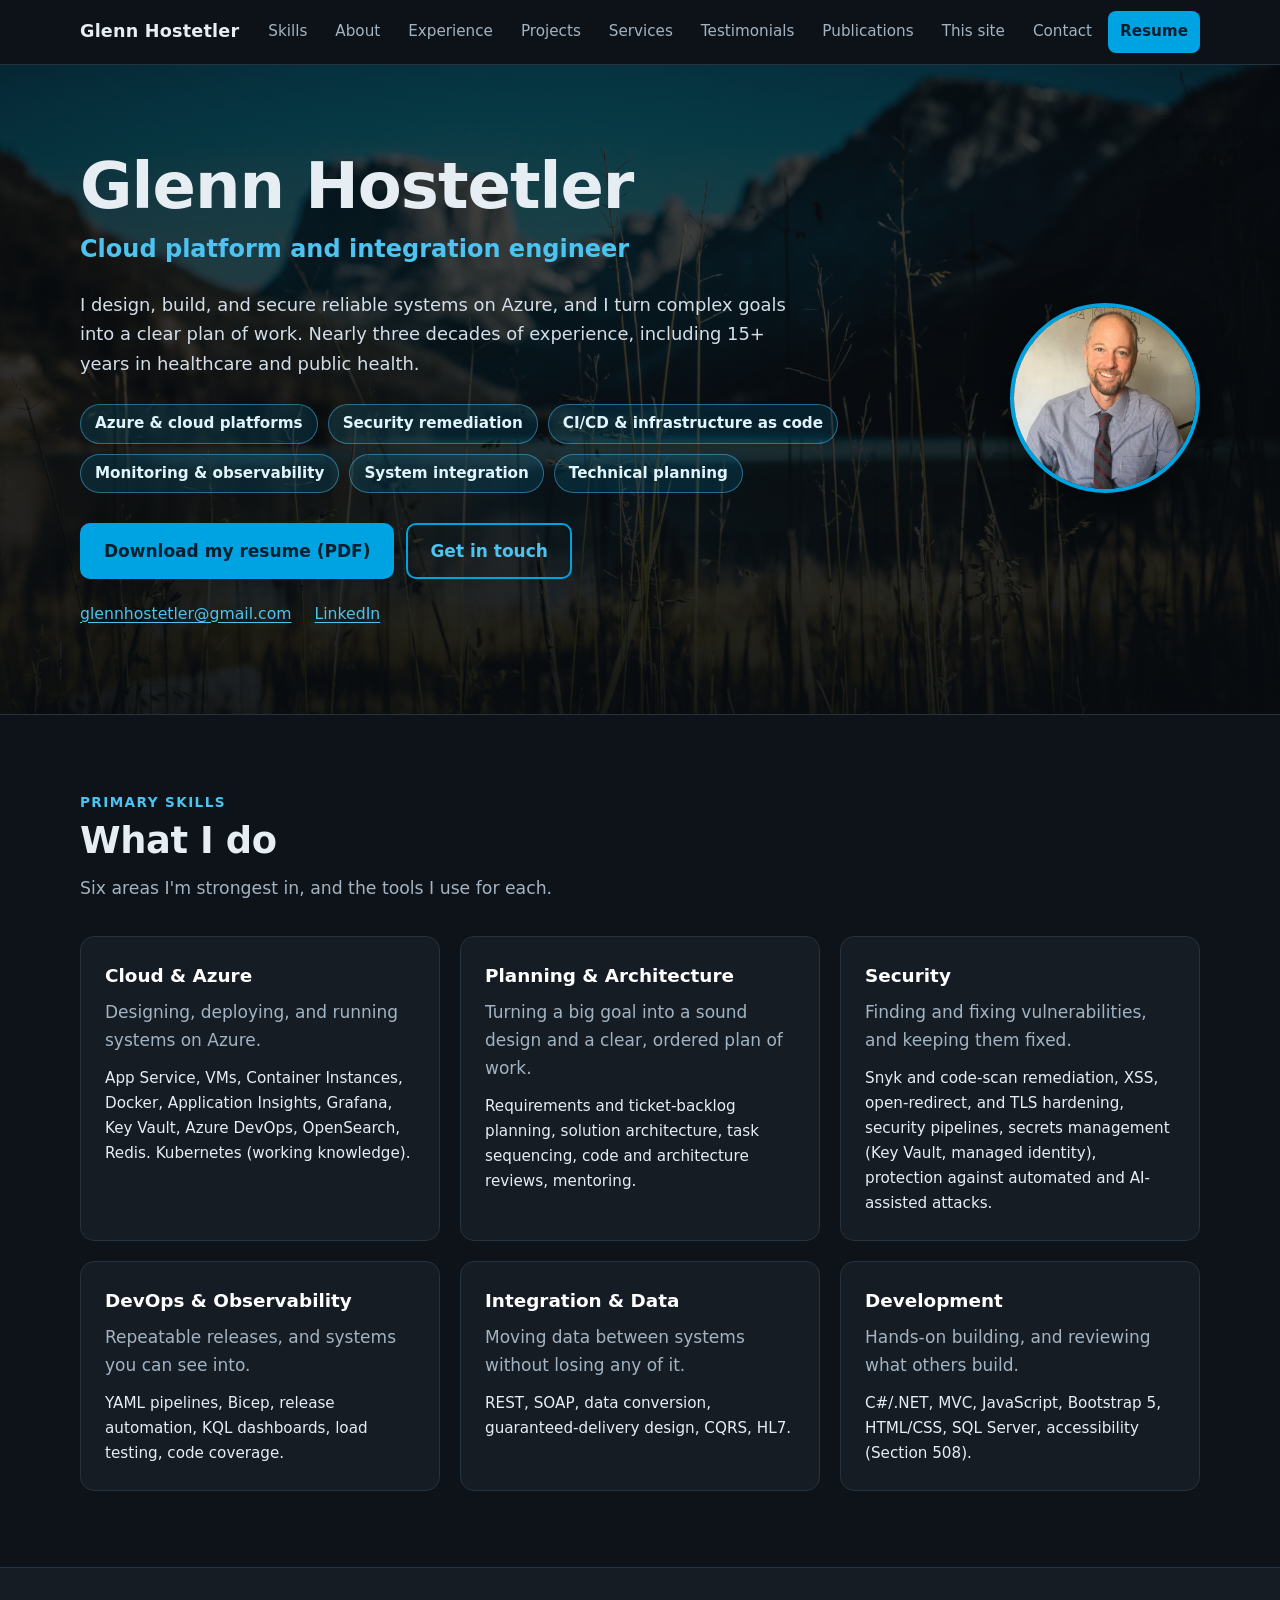
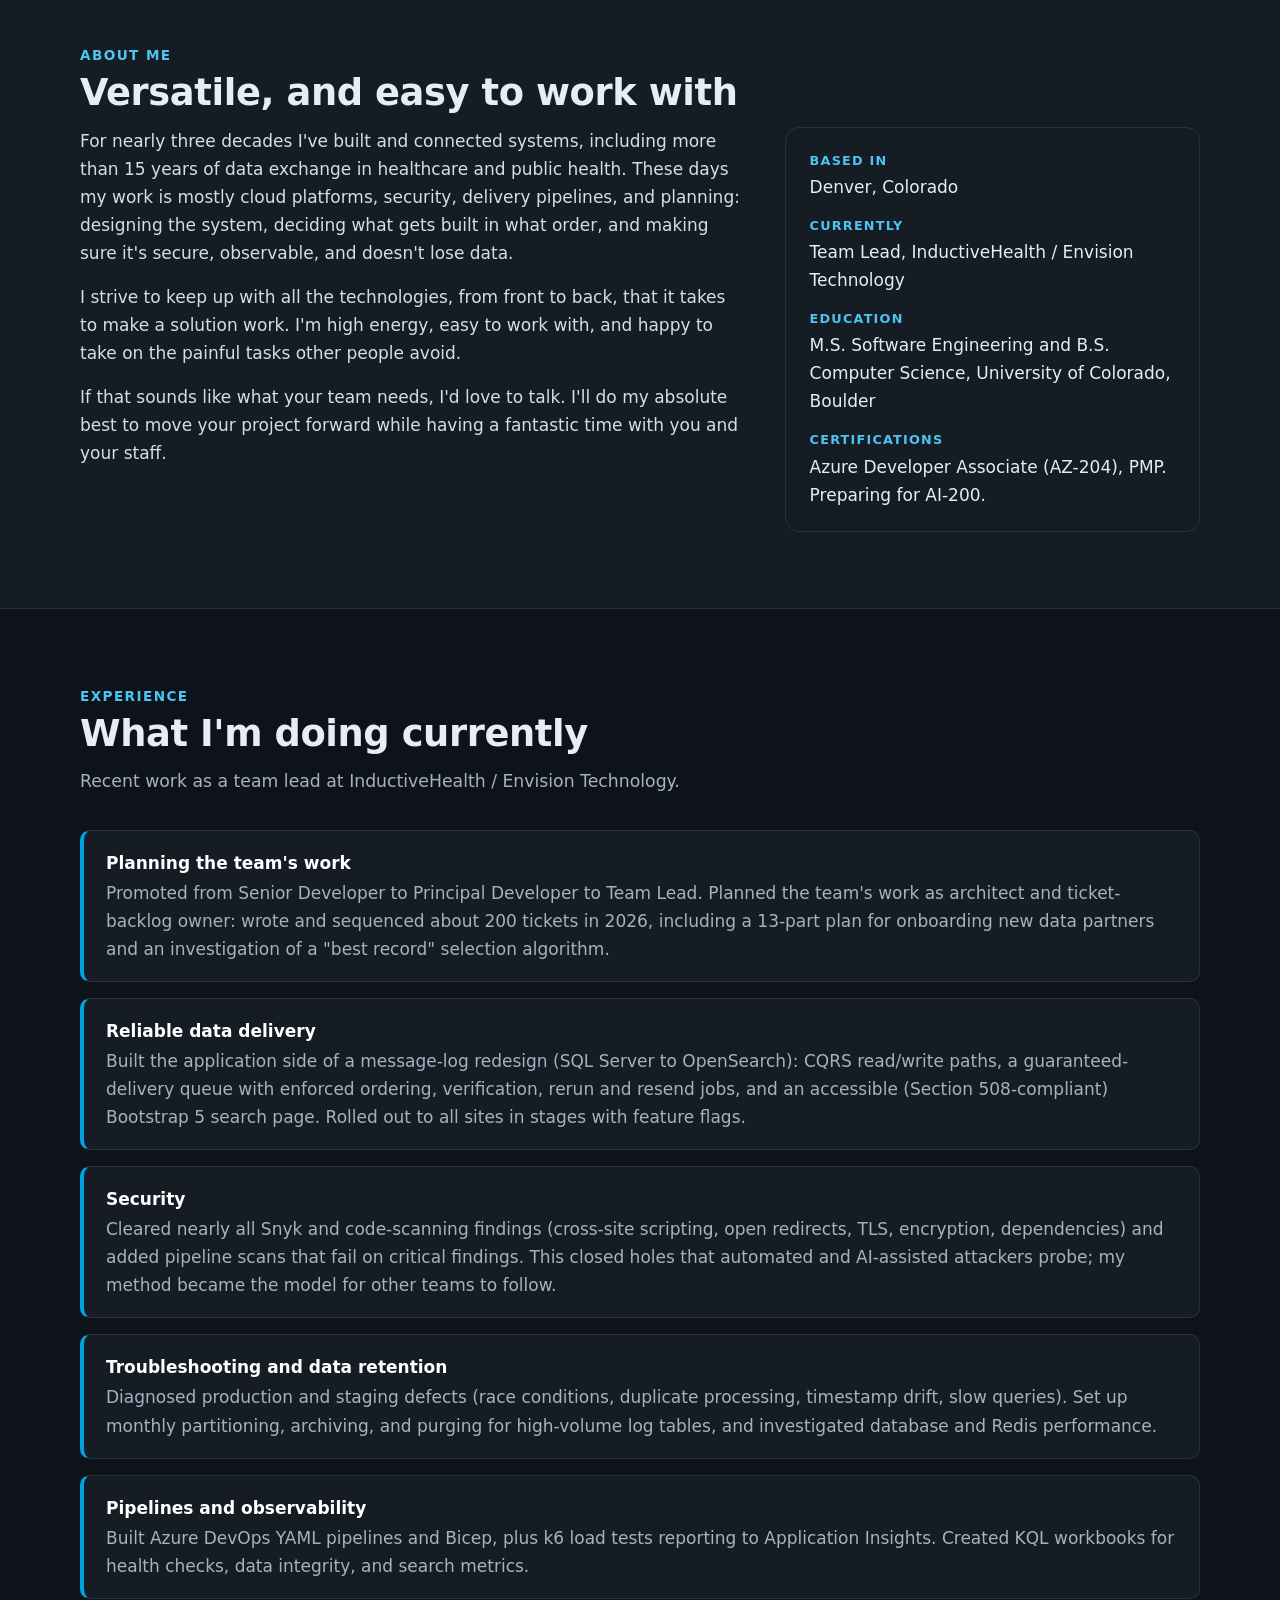
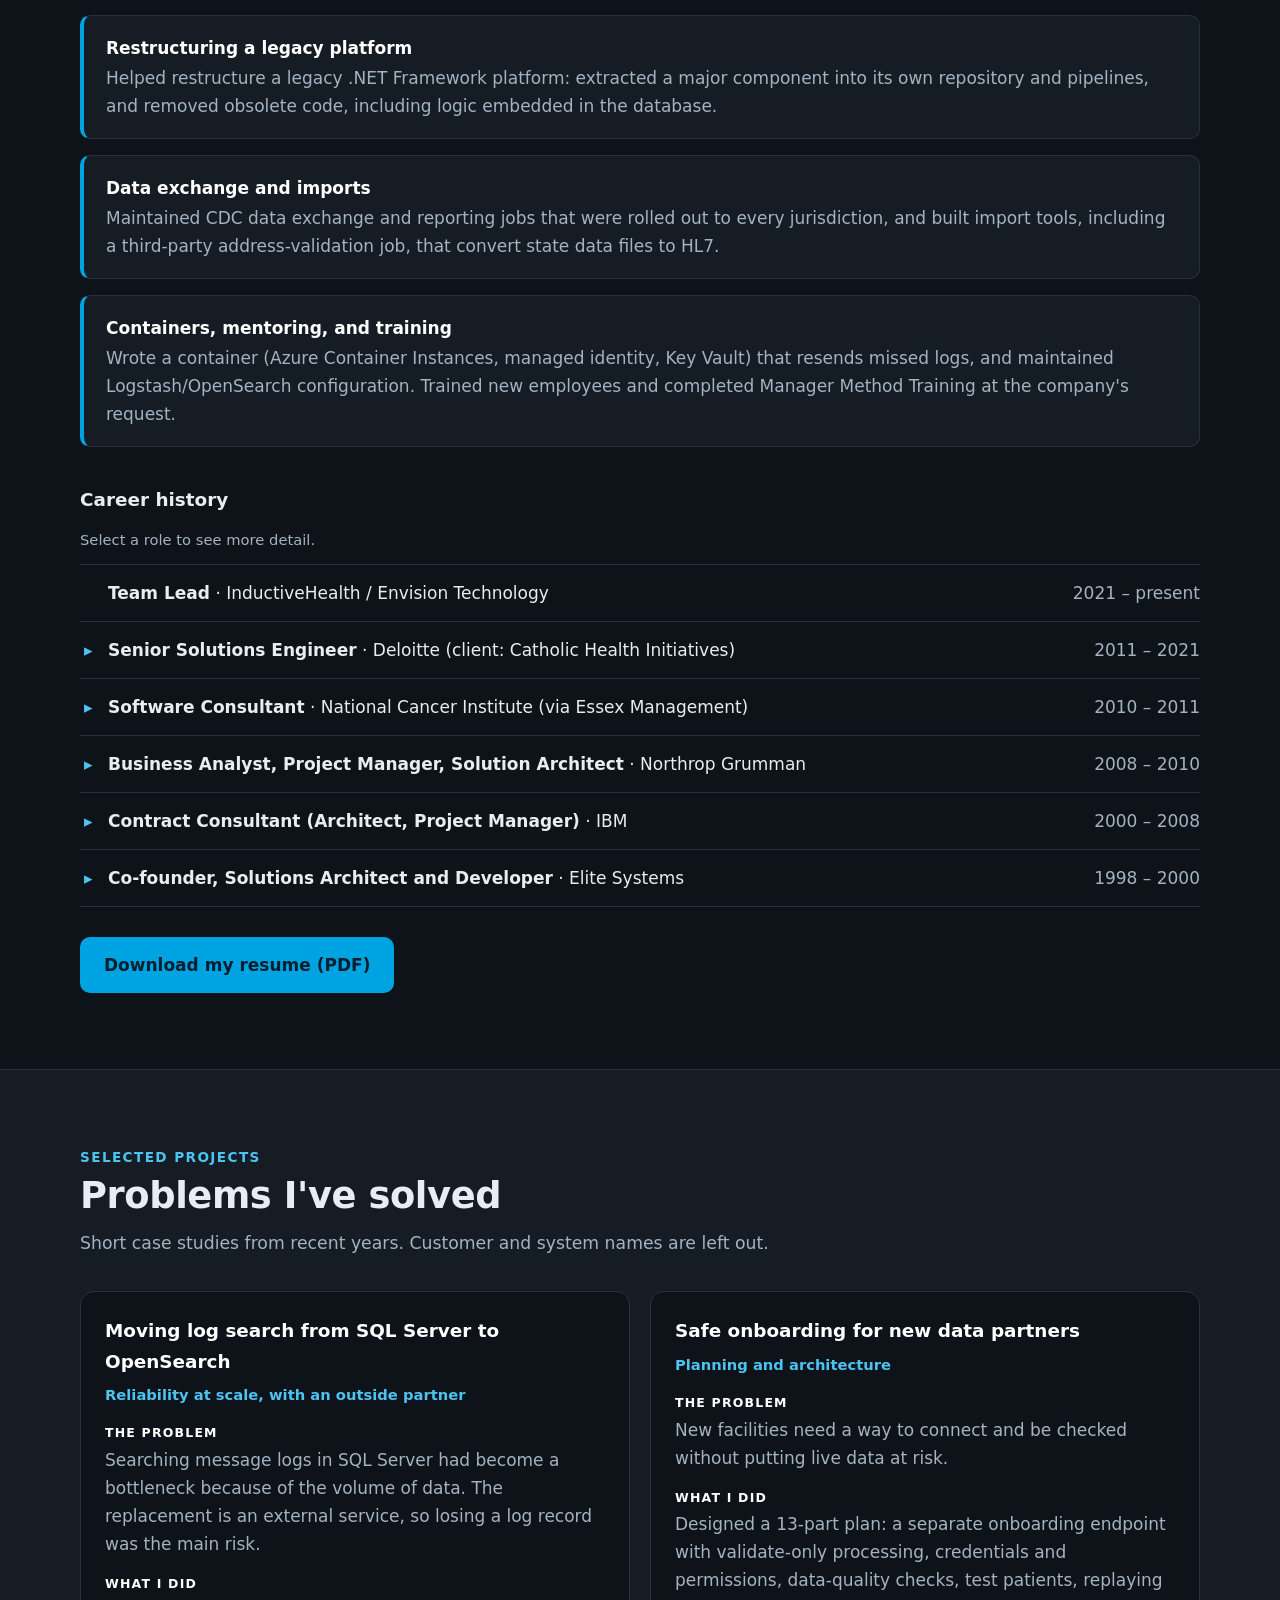
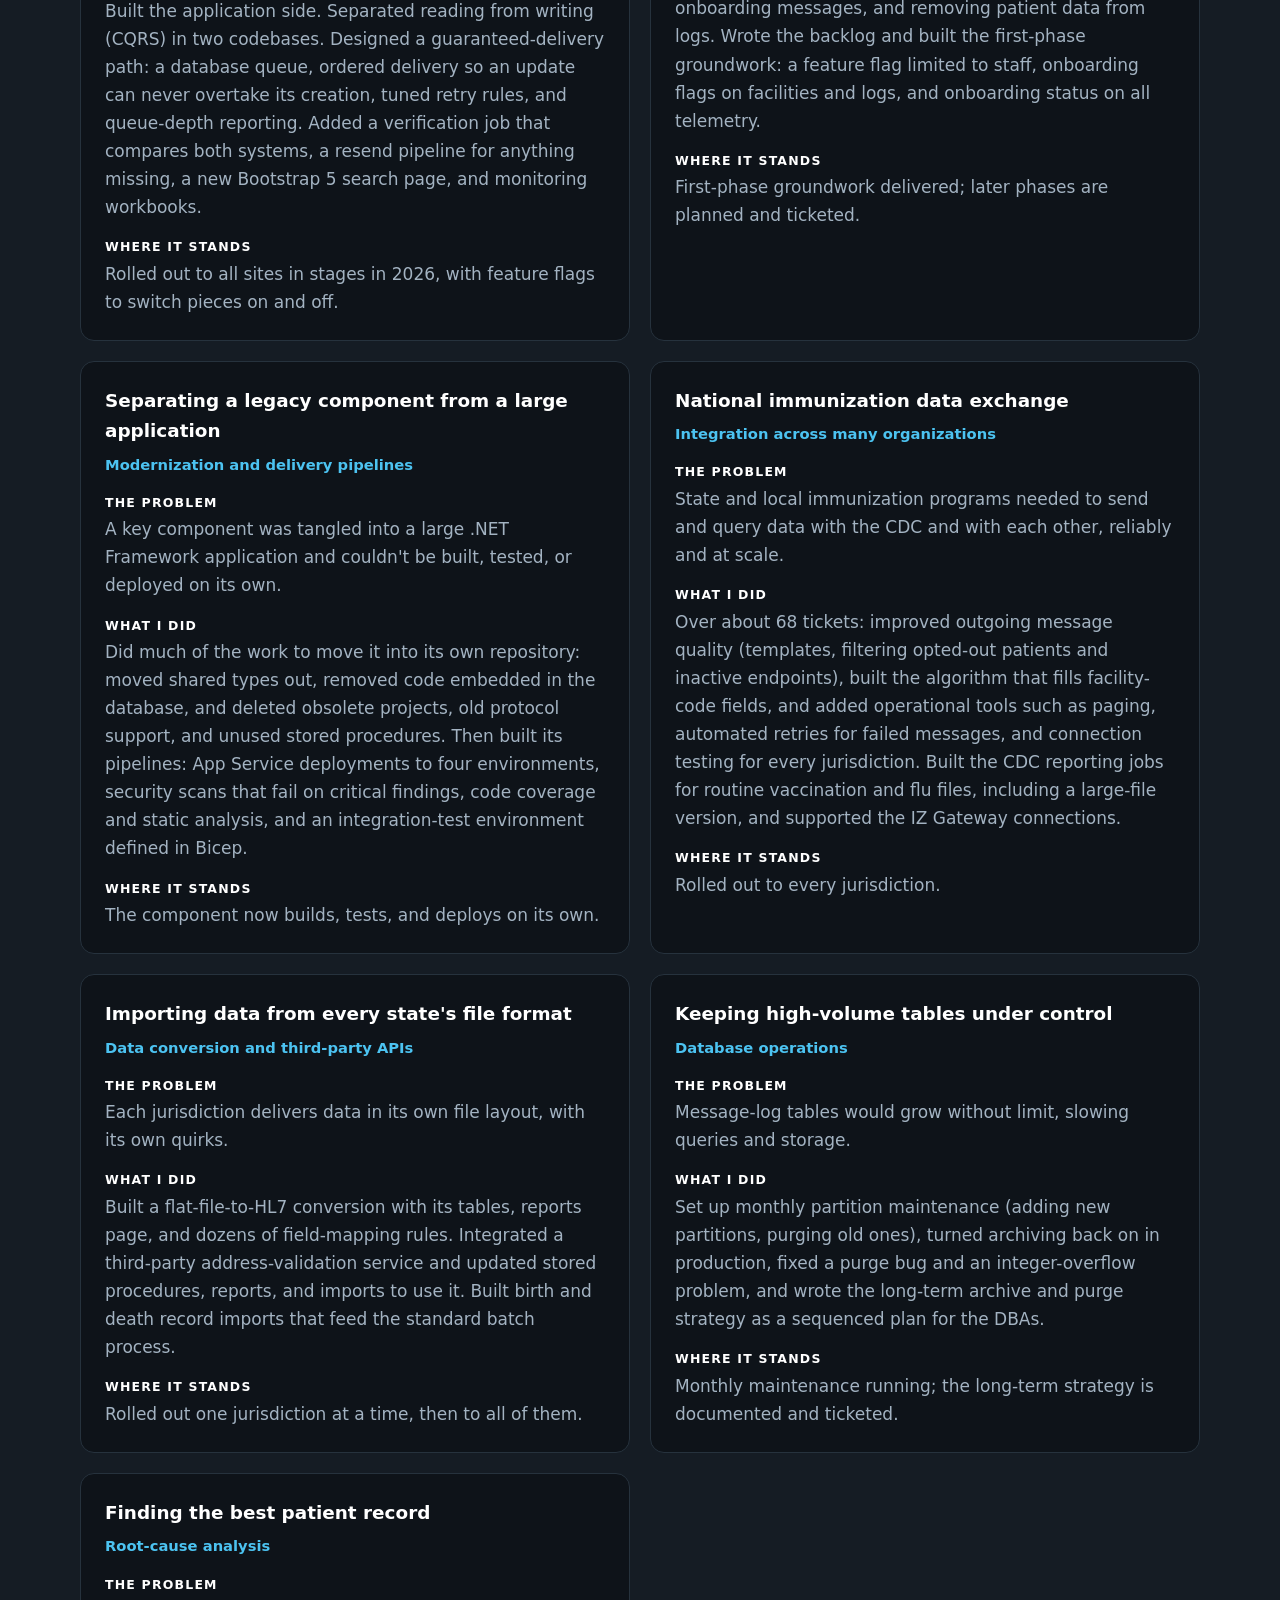
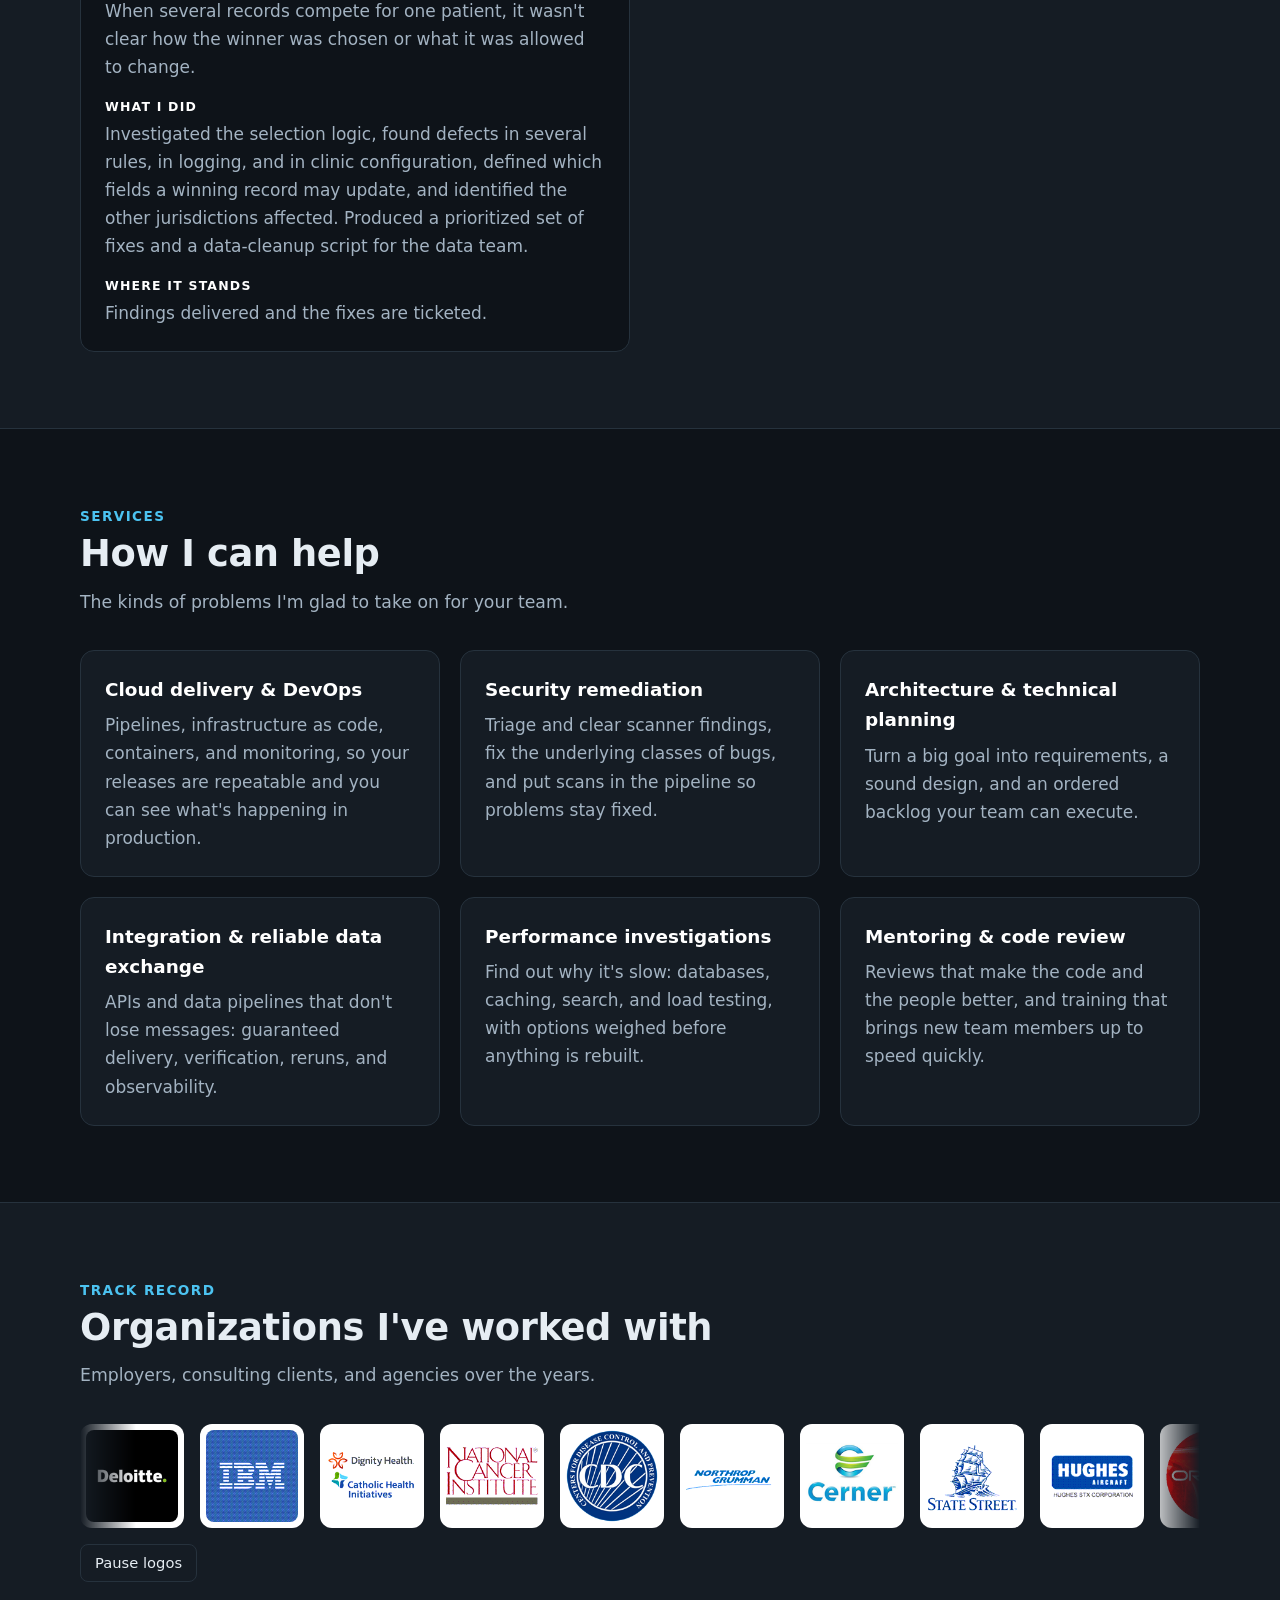
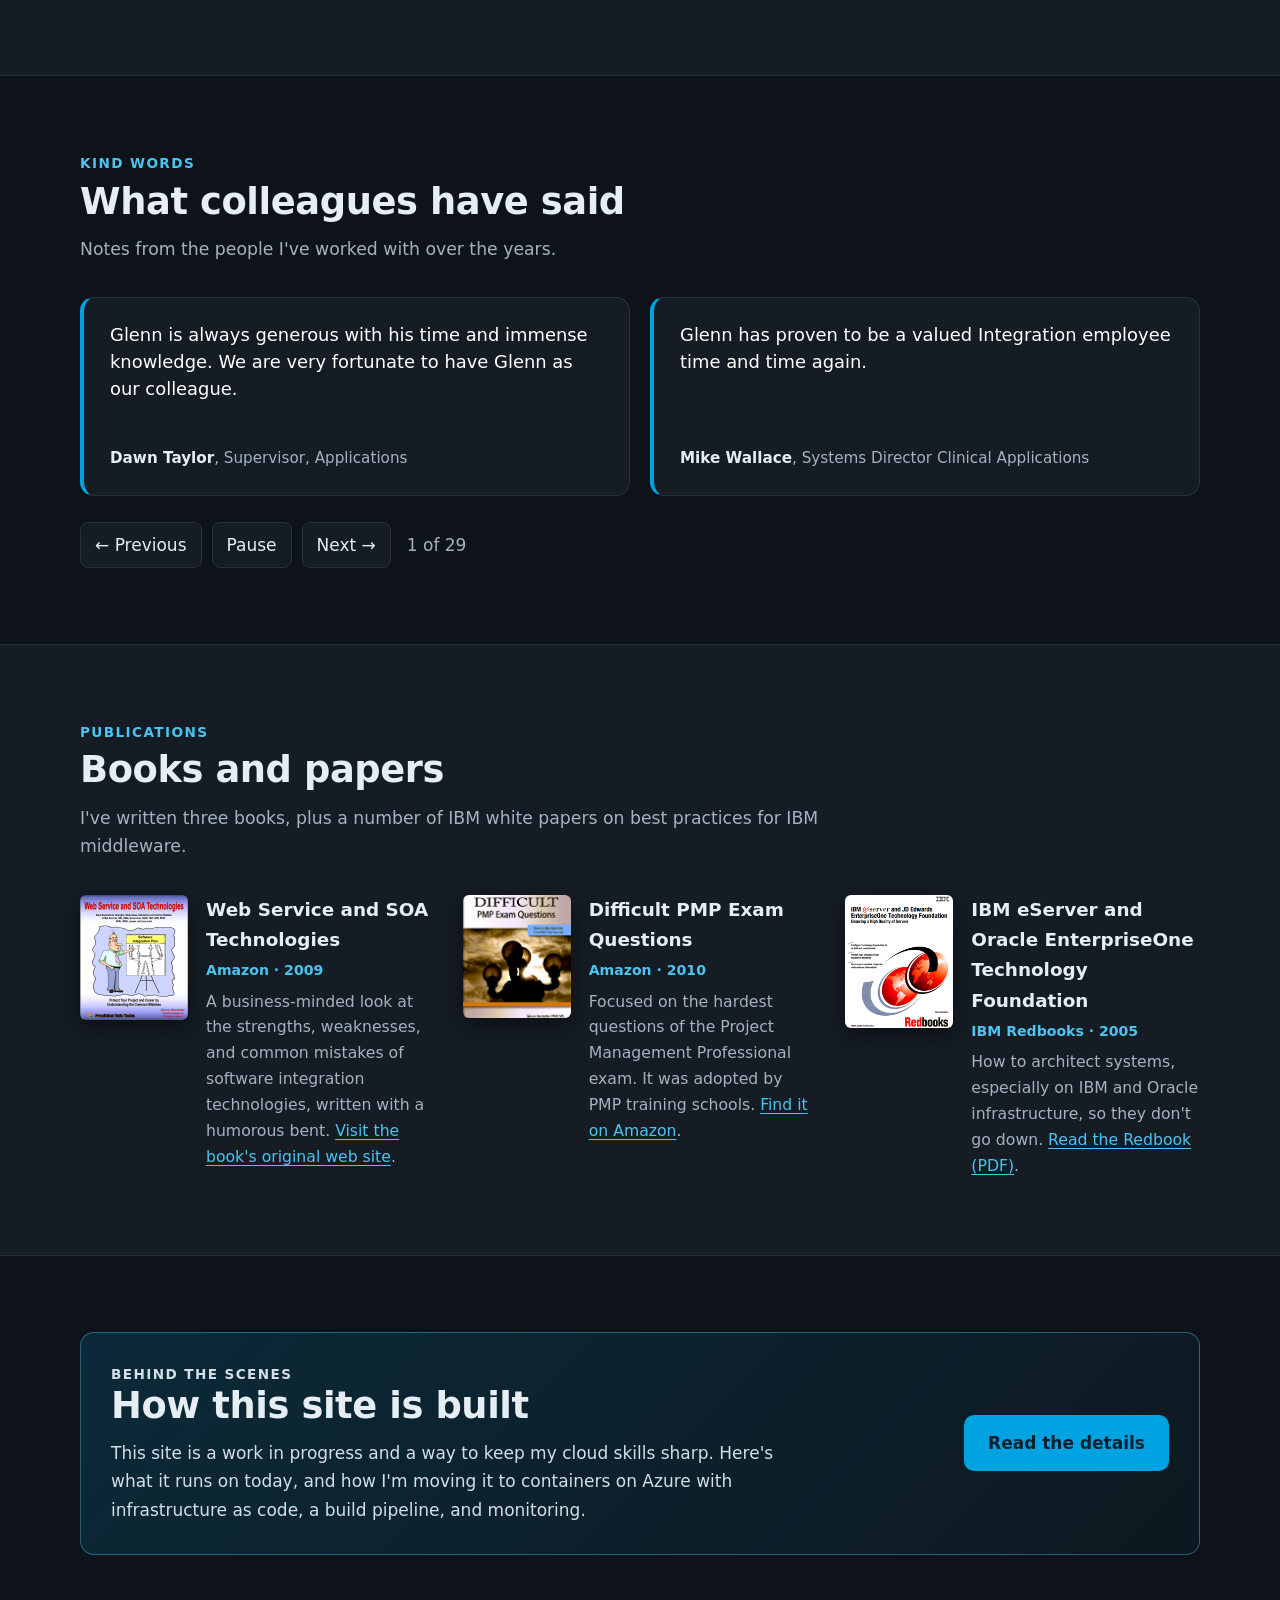
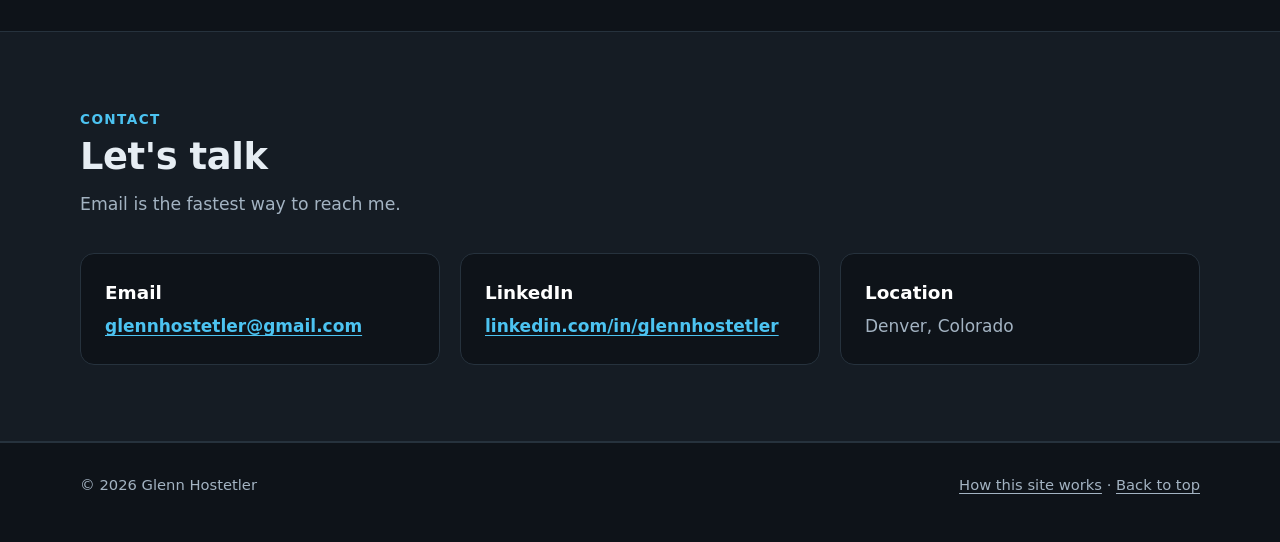
<file: GlennSite/wwwroot/index.html>
﻿<!DOCTYPE html>
<html lang="en">
<head>
  <meta charset="utf-8">
  <meta name="viewport" content="width=device-width, initial-scale=1">
  <title>Glenn Hostetler | Cloud Platform &amp; Integration Engineer</title>
  <meta name="description" content="Glenn Hostetler: cloud platform and integration engineer. Azure, security remediation, CI/CD and infrastructure as code, monitoring, reliable data exchange, and technical planning.">
  <meta name="author" content="Glenn Hostetler">
  <meta property="og:title" content="Glenn Hostetler | Cloud Platform &amp; Integration Engineer">
  <meta property="og:description" content="Azure, security remediation, pipelines and infrastructure as code, monitoring, reliable data exchange, and technical planning.">
  <meta property="og:type" content="website">
  <meta name="theme-color" content="#0e1319">
  <link rel="shortcut icon" href="img/favicon.ico" type="image/x-icon">
  <link rel="stylesheet" href="css/glenn.css">
  <script>document.documentElement.className = 'js';</script>
</head>
<body>
  <a class="skip-link" href="#main">Skip to main content</a>

  <header class="site-header">
    <div class="wrap">
      <a class="brand" href="#top">Glenn Hostetler</a>
      <button class="nav-toggle" type="button" aria-expanded="false" aria-controls="site-nav">Menu</button>
      <nav class="site-nav" id="site-nav" aria-label="Main">
        <ul>
          <li><a href="#skills">Skills</a></li>
          <li><a href="#about">About</a></li>
          <li><a href="#experience">Experience</a></li>
          <li><a href="#projects">Projects</a></li>
          <li><a href="#services">Services</a></li>
          <li><a href="#testimonials">Testimonials</a></li>
          <li><a href="#publications">Publications</a></li>
          <li><a href="how-this-site-works.html">This site</a></li>
          <li><a href="#contact">Contact</a></li>
          <li><a class="nav-cta" href="files/Glenn_Hostetler_Resume_Designed.pdf">Resume</a></li>
        </ul>
      </nav>
    </div>
  </header>

  <main id="main">

    <!-- ===== Hero ===== -->
    <div class="hero" id="top">
      <div class="wrap hero-inner">
        <div>
          <h1>Glenn Hostetler</h1>
          <p class="role">Cloud platform and integration engineer</p>
          <p class="pitch">I design, build, and secure reliable systems on Azure, and I turn complex goals into a clear plan of work. Nearly three decades of experience, including 15+ years in healthcare and public health. </p>
          <ul class="chips" aria-label="Primary skills">
            <li>Azure &amp; cloud platforms</li>
            <li>Security remediation</li>
            <li>CI/CD &amp; infrastructure as code</li>
            <li>Monitoring &amp; observability</li>
            <li>System integration</li>
            <li>Technical planning</li>
          </ul>
          <div class="actions">
            <a class="btn primary" href="files/Glenn_Hostetler_Resume_Designed.pdf">Download my resume (PDF)</a>
            <a class="btn" href="#contact">Get in touch</a>
          </div>
          <p class="contact-line">
            <a href="mailto:glennhostetler@gmail.com">glennhostetler@gmail.com</a>
            <a href="https://www.linkedin.com/in/glennhostetler/">LinkedIn</a>
          </p>
        </div>
        <img class="hero-photo" src="img/profile-img.jpg" alt="Glenn Hostetler" width="190" height="190">
      </div>
    </div>

    <!-- ===== Skills ===== -->
    <section id="skills">
      <div class="wrap">
        <p class="eyebrow">Primary skills</p>
        <h2>What I do</h2>
        <p class="lede">Six areas I'm strongest in, and the tools I use for each.</p>
        <div class="grid">
          <article class="card">
            <h3>Cloud &amp; Azure</h3>
            <p>Designing, deploying, and running systems on Azure.</p>
            <p class="tech">App Service, VMs, Container Instances, Docker, Application Insights, Grafana, Key Vault, Azure DevOps, OpenSearch, Redis. Kubernetes (working knowledge).</p>
          </article>
          <article class="card">
            <h3>Planning &amp; Architecture</h3>
            <p>Turning a big goal into a sound design and a clear, ordered plan of work.</p>
            <p class="tech">Requirements and ticket-backlog planning, solution architecture, task sequencing, code and architecture reviews, mentoring.</p>
          </article>
          <article class="card">
            <h3>Security</h3>
            <p>Finding and fixing vulnerabilities, and keeping them fixed.</p>
            <p class="tech">Snyk and code-scan remediation, XSS, open-redirect, and TLS hardening, security pipelines, secrets management (Key Vault, managed identity), protection against automated and AI-assisted attacks.</p>
          </article>
          <article class="card">
            <h3>DevOps &amp; Observability</h3>
            <p>Repeatable releases, and systems you can see into.</p>
            <p class="tech">YAML pipelines, Bicep, release automation, KQL dashboards, load testing, code coverage.</p>
          </article>
          <article class="card">
            <h3>Integration &amp; Data</h3>
            <p>Moving data between systems without losing any of it.</p>
            <p class="tech">REST, SOAP, data conversion, guaranteed-delivery design, CQRS, HL7.</p>
          </article>
          <article class="card">
            <h3>Development</h3>
            <p>Hands-on building, and reviewing what others build.</p>
            <p class="tech">C#/.NET, MVC, JavaScript, Bootstrap 5, HTML/CSS, SQL Server, accessibility (Section 508).</p>
          </article>
        </div>
      </div>
    </section>

    <!-- ===== About ===== -->
    <section id="about" class="alt">
      <div class="wrap">
        <p class="eyebrow">About me</p>
        <h2>Versatile, and easy to work with</h2>
        <div class="about">
          <div>
            <p>For nearly three decades I've built and connected systems, including more than 15 years of data exchange in healthcare and public health. These days my work is mostly cloud platforms, security, delivery pipelines, and planning: designing the system, deciding what gets built in what order, and making sure it's secure, observable, and doesn't lose data.</p>
            <p>I strive to keep up with all the technologies, from front to back, that it takes to make a solution work. I'm high energy, easy to work with, and happy to take on the painful tasks other people avoid.</p>
            <p>If that sounds like what your team needs, I'd love to talk. I'll do my absolute best to move your project forward while having a fantastic time with you and your staff.</p>
          </div>
          <aside class="facts" aria-label="Quick facts">
            <dl>
              <dt>Based in</dt><dd>Denver, Colorado</dd>
              <dt>Currently</dt><dd>Team Lead, InductiveHealth / Envision Technology</dd>
              <dt>Education</dt><dd>M.S. Software Engineering and B.S. Computer Science, University of Colorado, Boulder</dd>
              <dt>Certifications</dt><dd>Azure Developer Associate (AZ-204), PMP. Preparing for AI-200.</dd>
            </dl>
          </aside>
        </div>
      </div>
    </section>

    <!-- ===== Experience ===== -->
    <section id="experience">
      <div class="wrap">
        <p class="eyebrow">Experience</p>
        <h2>What I'm doing currently</h2>
        <p class="lede">Recent work as a team lead at InductiveHealth / Envision Technology.</p>
        <ul class="work">
          <li><strong>Planning the team's work</strong><span>Promoted from Senior Developer to Principal Developer to Team Lead. Planned the team's work as architect and ticket-backlog owner: wrote and sequenced about 200 tickets in 2026, including a 13-part plan for onboarding new data partners and an investigation of a "best record" selection algorithm.</span></li>
          <li><strong>Reliable data delivery</strong><span>Built the application side of a message-log redesign (SQL Server to OpenSearch): CQRS read/write paths, a guaranteed-delivery queue with enforced ordering, verification, rerun and resend jobs, and an accessible (Section 508-compliant) Bootstrap 5 search page. Rolled out to all sites in stages with feature flags.</span></li>
          <li><strong>Security</strong><span>Cleared nearly all Snyk and code-scanning findings (cross-site scripting, open redirects, TLS, encryption, dependencies) and added pipeline scans that fail on critical findings. This closed holes that automated and AI-assisted attackers probe; my method became the model for other teams to follow.</span></li>
          <li><strong>Troubleshooting and data retention</strong><span>Diagnosed production and staging defects (race conditions, duplicate processing, timestamp drift, slow queries). Set up monthly partitioning, archiving, and purging for high-volume log tables, and investigated database and Redis performance.</span></li>
          <li><strong>Pipelines and observability</strong><span>Built Azure DevOps YAML pipelines and Bicep, plus k6 load tests reporting to Application Insights. Created KQL workbooks for health checks, data integrity, and search metrics.</span></li>
          <li><strong>Restructuring a legacy platform</strong><span>Helped restructure a legacy .NET Framework platform: extracted a major component into its own repository and pipelines, and removed obsolete code, including logic embedded in the database.</span></li>
          <li><strong>Data exchange and imports</strong><span>Maintained CDC data exchange and reporting jobs that were rolled out to every jurisdiction, and built import tools, including a third-party address-validation job, that convert state data files to HL7.</span></li>
          <li><strong>Containers, mentoring, and training</strong><span>Wrote a container (Azure Container Instances, managed identity, Key Vault) that resends missed logs, and maintained Logstash/OpenSearch configuration. Trained new employees and completed Manager Method Training at the company's request.</span></li>
        </ul>

        <div class="roles">
          <h3>Career history</h3>
          <p class="role-note" style="margin: 0 0 12px;">Select a role to see more detail.</p>

          <div class="plain-role"><span><strong>Team Lead</strong> &middot; InductiveHealth / Envision Technology</span><span class="when">2021 &ndash; present</span></div>

          <details>
            <summary><span><strong>Senior Solutions Engineer</strong> &middot; Deloitte (client: Catholic Health Initiatives)</span><span class="when">2011 &ndash; 2021</span></summary>
            <div class="role-body">
              <ul>
                <li>Built an interface tracking and search tool and an interface monitoring tool to keep track of a large number of connections between hospital systems.</li>
                <li>Implemented a wide variety of hospital integration interfaces and tools using C#, JavaScript (browser and server side), SQL Server, Bootstrap, HTML/CSS, WPF, SOAP, and REST.</li>
                <li>Built release pipelines in Azure DevOps.</li>
                <li>Performed all code and architecture reviews for the staff of developers, trained staff, and tackled the hardest technical issues.</li>
                <li>Coordinated hundreds of virtual machines running C# scripts that interact with hospital systems across the country.</li>
              </ul>
            </div>
          </details>

          <details>
            <summary><span><strong>Software Consultant</strong> &middot; National Cancer Institute (via Essex Management)</span><span class="when">2010 &ndash; 2011</span></summary>
            <div class="role-body">
              <ul>
                <li>Worked with a team of medical oncologists to develop software for integrating healthcare systems worldwide using HL7.</li>
                <li>Drove out requirements by drafting user interfaces and UML models.</li>
              </ul>
            </div>
          </details>

          <details>
            <summary><span><strong>Business Analyst, Project Manager, Solution Architect</strong> &middot; Northrop Grumman</span><span class="when">2008 &ndash; 2010</span></summary>
            <div class="role-body">
              <ul>
                <li>Implemented web sites for agencies in the Department of the Interior.</li>
                <li>Provided business analysis, project management, and technical consulting for the U.S. government: obtained funding for projects, defined scope, built schedules, and documented and organized requirements.</li>
                <li>Outlined trade-offs between technical solutions, proposed system architectures, and worked with the business communities to get their concurrence.</li>
                <li>Documented both high-level requirements and detailed use cases.</li>
                <li>Earned the Project Management Professional (PMP) certification at the company's request, and later wrote a book on how to pass the exam.</li>
              </ul>
            </div>
          </details>

          <details>
            <summary><span><strong>Contract Consultant (Architect, Project Manager)</strong> &middot; IBM</span><span class="when">2000 &ndash; 2008</span></summary>
            <div class="role-body">
              <ul>
                <li>Led a staff of developers integrating foreign government agencies using SOAP and REST web services, and provided architecture and implementation support to a Service Oriented Architecture project supporting U.S. interests abroad (J2EE, HTML, JavaScript). Created project plans and schedules, and did hands-on coding as well.</li>
                <li>Developed J2EE web-based solution architectures for joint IBM and Oracle customers; decomposed high-level business architectures into their parts and guided implementation. Became expert in Oracle databases.</li>
                <li>Provided web development and HTML expertise for Cerner healthcare applications.</li>
                <li>Developed candidate architectures and implemented financial systems in J2EE for a major bank.</li>
                <li>Authored an IBM Redbook on high availability and various IBM white papers on best practices for IBM middleware.</li>
              </ul>
              <p class="role-note">Earlier engagements within this period included State Street, Cerner, and Oracle.</p>
            </div>
          </details>

          <details>
            <summary><span><strong>Co-founder, Solutions Architect and Developer</strong> &middot; Elite Systems</span><span class="when">1998 &ndash; 2000</span></summary>
            <div class="role-body">
              <ul>
                <li>Co-founded a 10-person software consulting company that had strong revenue throughout its life.</li>
                <li>Wrote thousands of lines of C++ for large, complex, finite capacity planning systems for clients including Qwest and CSG Systems.</li>
                <li>Became expert in databases (schema design and performance tuning), block-structured languages, and networks.</li>
              </ul>
            </div>
          </details>
        </div>
        <div class="actions"><a class="btn primary" href="files/Glenn_Hostetler_Resume_Designed.pdf">Download my resume (PDF)</a></div>
      </div>
    </section>

    <!-- ===== Selected projects ===== -->
    <section id="projects" class="alt">
      <div class="wrap">
        <p class="eyebrow">Selected projects</p>
        <h2>Problems I've solved</h2>
        <p class="lede">Short case studies from recent years. Customer and system names are left out.</p>
        <div class="grid projects">
          <article class="card project">
            <h3>Moving log search from SQL Server to OpenSearch</h3>
            <p class="tagline">Reliability at scale, with an outside partner</p>
            <p class="label">The problem</p><p>Searching message logs in SQL Server had become a bottleneck because of the volume of data. The replacement is an external service, so losing a log record was the main risk.</p>
            <p class="label">What I did</p><p>Built the application side. Separated reading from writing (CQRS) in two codebases. Designed a guaranteed-delivery path: a database queue, ordered delivery so an update can never overtake its creation, tuned retry rules, and queue-depth reporting. Added a verification job that compares both systems, a resend pipeline for anything missing, a new Bootstrap 5 search page, and monitoring workbooks.</p>
            <p class="label">Where it stands</p><p>Rolled out to all sites in stages in 2026, with feature flags to switch pieces on and off.</p>
          </article>
          <article class="card project">
            <h3>Safe onboarding for new data partners</h3>
            <p class="tagline">Planning and architecture</p>
            <p class="label">The problem</p><p>New facilities need a way to connect and be checked without putting live data at risk.</p>
            <p class="label">What I did</p><p>Designed a 13-part plan: a separate onboarding endpoint with validate-only processing, credentials and permissions, data-quality checks, test patients, replaying onboarding messages, and removing patient data from logs. Wrote the backlog and built the first-phase groundwork: a feature flag limited to staff, onboarding flags on facilities and logs, and onboarding status on all telemetry.</p>
            <p class="label">Where it stands</p><p>First-phase groundwork delivered; later phases are planned and ticketed.</p>
          </article>
          <article class="card project">
            <h3>Separating a legacy component from a large application</h3>
            <p class="tagline">Modernization and delivery pipelines</p>
            <p class="label">The problem</p><p>A key component was tangled into a large .NET Framework application and couldn't be built, tested, or deployed on its own.</p>
            <p class="label">What I did</p><p>Did much of the work to move it into its own repository: moved shared types out, removed code embedded in the database, and deleted obsolete projects, old protocol support, and unused stored procedures. Then built its pipelines: App Service deployments to four environments, security scans that fail on critical findings, code coverage and static analysis, and an integration-test environment defined in Bicep.</p>
            <p class="label">Where it stands</p><p>The component now builds, tests, and deploys on its own.</p>
          </article>
          <article class="card project">
            <h3>National immunization data exchange</h3>
            <p class="tagline">Integration across many organizations</p>
            <p class="label">The problem</p><p>State and local immunization programs needed to send and query data with the CDC and with each other, reliably and at scale.</p>
            <p class="label">What I did</p><p>Over about 68 tickets: improved outgoing message quality (templates, filtering opted-out patients and inactive endpoints), built the algorithm that fills facility-code fields, and added operational tools such as paging, automated retries for failed messages, and connection testing for every jurisdiction. Built the CDC reporting jobs for routine vaccination and flu files, including a large-file version, and supported the IZ Gateway connections.</p>
            <p class="label">Where it stands</p><p>Rolled out to every jurisdiction.</p>
          </article>
          <article class="card project">
            <h3>Importing data from every state's file format</h3>
            <p class="tagline">Data conversion and third-party APIs</p>
            <p class="label">The problem</p><p>Each jurisdiction delivers data in its own file layout, with its own quirks.</p>
            <p class="label">What I did</p><p>Built a flat-file-to-HL7 conversion with its tables, reports page, and dozens of field-mapping rules. Integrated a third-party address-validation service and updated stored procedures, reports, and imports to use it. Built birth and death record imports that feed the standard batch process.</p>
            <p class="label">Where it stands</p><p>Rolled out one jurisdiction at a time, then to all of them.</p>
          </article>
          <article class="card project">
            <h3>Keeping high-volume tables under control</h3>
            <p class="tagline">Database operations</p>
            <p class="label">The problem</p><p>Message-log tables would grow without limit, slowing queries and storage.</p>
            <p class="label">What I did</p><p>Set up monthly partition maintenance (adding new partitions, purging old ones), turned archiving back on in production, fixed a purge bug and an integer-overflow problem, and wrote the long-term archive and purge strategy as a sequenced plan for the DBAs.</p>
            <p class="label">Where it stands</p><p>Monthly maintenance running; the long-term strategy is documented and ticketed.</p>
          </article>
          <article class="card project">
            <h3>Finding the best patient record</h3>
            <p class="tagline">Root-cause analysis</p>
            <p class="label">The problem</p><p>When several records compete for one patient, it wasn't clear how the winner was chosen or what it was allowed to change.</p>
            <p class="label">What I did</p><p>Investigated the selection logic, found defects in several rules, in logging, and in clinic configuration, defined which fields a winning record may update, and identified the other jurisdictions affected. Produced a prioritized set of fixes and a data-cleanup script for the data team.</p>
            <p class="label">Where it stands</p><p>Findings delivered and the fixes are ticketed.</p>
          </article>
        </div>
      </div>
    </section>

    <!-- ===== Services ===== -->
    <section id="services">
      <div class="wrap">
        <p class="eyebrow">Services</p>
        <h2>How I can help</h2>
        <p class="lede">The kinds of problems I'm glad to take on for your team.</p>
        <div class="grid">
          <article class="card"><h3>Cloud delivery &amp; DevOps</h3><p>Pipelines, infrastructure as code, containers, and monitoring, so your releases are repeatable and you can see what's happening in production.</p></article>
          <article class="card"><h3>Security remediation</h3><p>Triage and clear scanner findings, fix the underlying classes of bugs, and put scans in the pipeline so problems stay fixed.</p></article>
          <article class="card"><h3>Architecture &amp; technical planning</h3><p>Turn a big goal into requirements, a sound design, and an ordered backlog your team can execute.</p></article>
          <article class="card"><h3>Integration &amp; reliable data exchange</h3><p>APIs and data pipelines that don't lose messages: guaranteed delivery, verification, reruns, and observability.</p></article>
          <article class="card"><h3>Performance investigations</h3><p>Find out why it's slow: databases, caching, search, and load testing, with options weighed before anything is rebuilt.</p></article>
          <article class="card"><h3>Mentoring &amp; code review</h3><p>Reviews that make the code and the people better, and training that brings new team members up to speed quickly.</p></article>
        </div>
      </div>
    </section>

    <!-- ===== Organizations ===== -->
    <section id="clients" class="alt">
      <div class="wrap">
        <p class="eyebrow">Track record</p>
        <h2>Organizations I've worked with</h2>
        <p class="lede">Employers, consulting clients, and agencies over the years.</p>
        <div class="logo-marquee" data-marquee>
          <div class="logo-track">
            <ul class="logos">
          <li><img src="img/clients/deloitte.png" alt="Deloitte" loading="lazy" width="150" height="150"></li>
          <li><img src="img/clients/ibm.png" alt="IBM" loading="lazy" width="150" height="150"></li>
          <li><img src="img/clients/chi.png" alt="Catholic Health Initiatives and Dignity Health" loading="lazy" width="150" height="150"></li>
          <li><img src="img/clients/nci.png" alt="National Cancer Institute" loading="lazy" width="150" height="150"></li>
          <li><img src="img/clients/cdc.png" alt="Centers for Disease Control and Prevention" loading="lazy" width="150" height="150"></li>
          <li><img src="img/clients/northrop.png" alt="Northrop Grumman" loading="lazy" width="150" height="150"></li>
          <li><img src="img/clients/cerner.png" alt="Cerner" loading="lazy" width="150" height="150"></li>
          <li><img src="img/clients/statestreet.png" alt="State Street" loading="lazy" width="150" height="150"></li>
          <li><img src="img/clients/hughes.png" alt="Hughes STX Corporation" loading="lazy" width="150" height="150"></li>
          <li><img src="img/clients/oracle.png" alt="Oracle" loading="lazy" width="150" height="150"></li>
        </ul>
            <ul class="logos" aria-hidden="true">
          <li><img src="img/clients/deloitte.png" alt="" width="150" height="150"></li>
          <li><img src="img/clients/ibm.png" alt="" width="150" height="150"></li>
          <li><img src="img/clients/chi.png" alt="" width="150" height="150"></li>
          <li><img src="img/clients/nci.png" alt="" width="150" height="150"></li>
          <li><img src="img/clients/cdc.png" alt="" width="150" height="150"></li>
          <li><img src="img/clients/northrop.png" alt="" width="150" height="150"></li>
          <li><img src="img/clients/cerner.png" alt="" width="150" height="150"></li>
          <li><img src="img/clients/statestreet.png" alt="" width="150" height="150"></li>
          <li><img src="img/clients/hughes.png" alt="" width="150" height="150"></li>
          <li><img src="img/clients/oracle.png" alt="" width="150" height="150"></li>
        </ul>
          </div>
        </div>
        <p class="marquee-controls"><button type="button" data-marquee-toggle aria-pressed="false">Pause logos</button></p>
      </div>
    </section>

    <!-- ===== Testimonials ===== -->
    <section id="testimonials">
      <div class="wrap">
        <p class="eyebrow">Kind words</p>
        <h2>What colleagues have said</h2>
        <p class="lede">Notes from the people I've worked with over the years.</p>

        <div class="quotes" data-quotes role="region" aria-roledescription="carousel" aria-label="Testimonials">
          <div class="quotes-viewport"><div class="quotes-track">
          <figure class="quote"><div class="quote-card"><blockquote><p>Glenn is always generous with his time and immense knowledge. We are very fortunate to have Glenn as our colleague.</p></blockquote><figcaption><strong>Dawn Taylor</strong>, Supervisor, Applications</figcaption></div></figure>
          <figure class="quote"><div class="quote-card"><blockquote><p>Glenn has proven to be a valued Integration employee time and time again.</p></blockquote><figcaption><strong>Mike Wallace</strong>, Systems Director Clinical Applications</figcaption></div></figure>
          <figure class="quote"><div class="quote-card"><blockquote><p>Glenn, I can&rsquo;t thank you enough for your assistance with this. I think you were our &ldquo;missing link&rdquo; all along (and I mean that in the most positive way). I&rsquo;m very grateful for your assistance and knowledge!</p></blockquote><figcaption><strong>Sue St Peter</strong>, Meditech Applications Analyst</figcaption></div></figure>
          <figure class="quote"><div class="quote-card"><blockquote><p>I consider it a privilege to have you on my team. You always make me look good.</p></blockquote><figcaption><strong>Pam Shanahan</strong>, Enterprise Integration Apps Supervisor</figcaption></div></figure>
          <figure class="quote"><div class="quote-card"><blockquote><p>Yes, special thanks to Glenn for organizing and summarizing our discussions, always stellar work!</p></blockquote><figcaption><strong>Ken Sterling</strong>, Oncology Applications Project Manager</figcaption></div></figure>
          <figure class="quote"><div class="quote-card"><blockquote><p>I really appreciate how polished your projects are - kudos!</p></blockquote><figcaption><strong>Marianne Reigel</strong>, Dignity Health Integration Developer</figcaption></div></figure>
          <figure class="quote"><div class="quote-card"><blockquote><p>Glenn, you&rsquo;ve got the patience of a saint. Thanks for seeing this through.</p></blockquote><figcaption><strong>Jim Sinclair</strong>, Applications Solution Architect</figcaption></div></figure>
          <figure class="quote"><div class="quote-card"><blockquote><p>Thank you, Glenn!!! This is exactly what I expect from someone of your expertise! Really appreciate it!</p></blockquote><figcaption><strong>Ruth Baer</strong>, Project Manager III</figcaption></div></figure>
          <figure class="quote"><div class="quote-card"><blockquote><p>Thanks for the status Glenn. Actually any project you are associated with I do not find myself losing any sleep over.</p></blockquote><figcaption><strong>Mike Wallace</strong>, Clinical Applications Director</figcaption></div></figure>
          <figure class="quote"><div class="quote-card"><blockquote><p>As a thank you for all of your hard work and dedication on the KYOne project this year&hellip; You truly deserve this for doing such a good job on the project.</p></blockquote><figcaption><strong>Sue Wightman</strong>, Manager of Enterprise Integration</figcaption></div></figure>
          <figure class="quote"><div class="quote-card"><blockquote><p>Glenn, thank you so much for working with us through the rough hours of the morning. I really appreciated your willingness to provide input on the database discussion you heard taking place.</p></blockquote><figcaption><strong>Connie Hawley</strong>, Applications Supervisor</figcaption></div></figure>
          <figure class="quote"><div class="quote-card"><blockquote><p>Thanks for the feedback - very valuable. I can always count on you to keep the momentum going.</p></blockquote><figcaption><strong>David Nelson</strong>, Integration Analyst</figcaption></div></figure>
          <figure class="quote"><div class="quote-card"><blockquote><p>Now THAT&rsquo;s what I&rsquo;m talkin&rsquo; about! Completing action items BEFORE their due date! You made my Monday, Glenn&hellip; thanks for the great work!</p></blockquote><figcaption><strong>David Ridgeway</strong>, Project Manager III, EPMO</figcaption></div></figure>
          <figure class="quote"><div class="quote-card"><blockquote><p>And a great big fat THANK YOU to both of you from your friendly Project Manager. Couldn&rsquo;t have (and wouldn&rsquo;t have WANTED TO) do it without you.</p></blockquote><figcaption><strong>David Ridgeway</strong>, Catholic Health Hospitals Senior Project Manager</figcaption></div></figure>
          <figure class="quote"><div class="quote-card"><blockquote><p>Thanks Glenn. It is awesome to know we have you standing watch for us! Keeps our productivity up!!</p></blockquote><figcaption><strong>Julie Anne Davis</strong>, IT Test Lead Revenue Cycle</figcaption></div></figure>
          <figure class="quote"><div class="quote-card"><blockquote><p>Glenn, thank you for your leadership!</p></blockquote><figcaption><strong>Beth Goforth</strong>, Applications Analyst III</figcaption></div></figure>
          <figure class="quote"><div class="quote-card"><blockquote><p>Hi Glenn, I&rsquo;ve been watching some of your Step-by-Step Interface Development process videos and they are significantly helpful so thank you.</p></blockquote><figcaption><strong>Jeffrey Jade</strong>, Developer</figcaption></div></figure>
          <figure class="quote"><div class="quote-card"><blockquote><p>Actually I appreciate you inspiring me in doing good work. I am hoping to grow sharper in coding with your guidance.</p></blockquote><figcaption><strong>Dina Raza</strong>, Developer</figcaption></div></figure>
          <figure class="quote"><div class="quote-card"><blockquote><p>You are so motivating. Thank you!</p></blockquote><figcaption><strong>Nidhi Billus</strong>, Integration Developer</figcaption></div></figure>
          <figure class="quote"><div class="quote-card"><blockquote><p>Once again, Glenn has outdone himself with being SUPREMELY helpful.</p></blockquote><figcaption><strong>Pam Shanahan</strong>, Enterprise Integration Apps Supervisor</figcaption></div></figure>
          <figure class="quote"><div class="quote-card"><blockquote><p>Glenn &ldquo;Sherlock&rdquo; Hostetler - thanks for handling this and finding the clues.</p></blockquote><figcaption><strong>Mike Wallace</strong>, Systems Director Clinical Applications</figcaption></div></figure>
          <figure class="quote"><div class="quote-card"><blockquote><p>I can now test like a pro. Thanks for your help Glenn.</p></blockquote><figcaption><strong>Stephen Fouche</strong>, Integration Consultant</figcaption></div></figure>
          <figure class="quote"><div class="quote-card"><blockquote><p>Glenn came to the rescue.</p></blockquote><figcaption><strong>Dave Thompson</strong>, Enterprise Applications Developer</figcaption></div></figure>
          <figure class="quote"><div class="quote-card"><blockquote><p>Oh, please&hellip; you were an easy choice! <em>(In reference to being the year&rsquo;s winner of the oncology team player award.)</em></p></blockquote><figcaption><strong>Darcy Escher</strong>, Oncology Analyst</figcaption></div></figure>
          <figure class="quote"><div class="quote-card"><blockquote><p>You make me laugh, Glenn &ndash; it&rsquo;s so nice to have you in our huddles!</p></blockquote><figcaption><strong>Cindy Pierce</strong>, Director of Enterprise Integration</figcaption></div></figure>
          <figure class="quote"><div class="quote-card"><blockquote><p>So glad you are going to be part of this!</p></blockquote><figcaption><strong>Sarah Cahill</strong>, Meditech Applications Manager</figcaption></div></figure>
          <figure class="quote"><div class="quote-card"><blockquote><p>Thanks Glenn&hellip; you&rsquo;re awesome, just in case you haven&rsquo;t been told lately&hellip;</p></blockquote><figcaption><strong>Ginger Chapman</strong>, Project Manager</figcaption></div></figure>
          <figure class="quote"><div class="quote-card"><blockquote><p>I owe you one&hellip; or two&hellip; or three&hellip; or twelve&hellip;</p></blockquote><figcaption><strong>Craig Vance</strong>, IT Developer</figcaption></div></figure>
          <figure class="quote"><div class="quote-card"><blockquote><p>Wow - Glenn, you rock!!</p></blockquote><figcaption><strong>Kristin Duroe</strong>, IT Business Analyst</figcaption></div></figure>
        </div></div>

          <div class="quote-controls" aria-label="Testimonial controls">
            <button type="button" data-quote-prev aria-label="Previous testimonial">&larr; Previous</button>
            <button type="button" data-quote-play aria-label="Pause testimonials">Pause</button>
            <button type="button" data-quote-next aria-label="Next testimonial">Next &rarr;</button>
            <span class="quote-count" aria-live="off"></span>
          </div>
        </div>
      </div>
    </section>

    <!-- ===== Publications ===== -->
    <section id="publications" class="alt">
      <div class="wrap">
        <p class="eyebrow">Publications</p>
        <h2>Books and papers</h2>
        <p class="lede">I've written three books, plus a number of IBM white papers on best practices for IBM middleware.</p>
        <div class="books">
          <article class="book">
            <img src="img/publications/PST_Book_Cover.png" alt="Cover of Web Service and SOA Technologies" loading="lazy" width="108" height="125">
            <div>
              <h3>Web Service and SOA Technologies</h3>
              <p class="meta">Amazon &middot; 2009</p>
              <p>A business-minded look at the strengths, weaknesses, and common mistakes of software integration technologies, written with a humorous bent. <a href="https://practicingsafetechs.com">Visit the book's original web site</a>.</p>
            </div>
          </article>
          <article class="book">
            <img src="img/publications/PMP_Book_Cover.png" alt="Cover of Difficult PMP Exam Questions" loading="lazy" width="108" height="123">
            <div>
              <h3>Difficult PMP Exam Questions</h3>
              <p class="meta">Amazon &middot; 2010</p>
              <p>Focused on the hardest questions of the Project Management Professional exam. It was adopted by PMP training schools. <a href="https://www.amazon.com/Difficult-PMP-Exam-Questions-Practice/dp/0982303726/">Find it on Amazon</a>.</p>
            </div>
          </article>
          <article class="book">
            <img src="img/publications/IBM_Book_Cover.png" alt="Cover of the IBM Redbook on high availability" loading="lazy" width="108" height="134">
            <div>
              <h3>IBM eServer and Oracle EnterpriseOne Technology Foundation</h3>
              <p class="meta">IBM Redbooks &middot; 2005</p>
              <p>How to architect systems, especially on IBM and Oracle infrastructure, so they don't go down. <a href="https://www.redbooks.ibm.com/redbooks/pdfs/sg246308.pdf">Read the Redbook (PDF)</a>.</p>
            </div>
          </article>
        </div>
      </div>
    </section>

    <!-- ===== How this site works (teaser) ===== -->
    <section id="this-site">
      <div class="wrap">
        <div class="callout">
          <div>
            <p class="eyebrow">Behind the scenes</p>
            <h2>How this site is built</h2>
            <p>This site is a work in progress and a way to keep my cloud skills sharp. Here's what it runs on today, and how I'm moving it to containers on Azure with infrastructure as code, a build pipeline, and monitoring.</p>
          </div>
          <a class="btn primary" href="how-this-site-works.html">Read the details</a>
        </div>
      </div>
    </section>

    <!-- ===== Contact ===== -->
    <section id="contact" class="alt">
      <div class="wrap">
        <p class="eyebrow">Contact</p>
        <h2>Let's talk</h2>
        <p class="lede">Email is the fastest way to reach me.</p>
        <div class="contact-cards">
          <div class="card"><h3>Email</h3><p><a href="mailto:glennhostetler@gmail.com">glennhostetler@gmail.com</a></p></div>
          <div class="card"><h3>LinkedIn</h3><p><a href="https://www.linkedin.com/in/glennhostetler/">linkedin.com/in/glennhostetler</a></p></div>
          <div class="card"><h3>Location</h3><p>Denver, Colorado</p></div>
        </div>
      </div>
    </section>

  </main>

  <footer class="site-footer">
    <div class="wrap">
      <span>&copy; 2026 Glenn Hostetler</span>
      <span><a href="how-this-site-works.html">How this site works</a> &middot; <a href="#top">Back to top</a></span>
    </div>
  </footer>

  <script src="js/glenn.js"></script>
</body>
</html>
</file>
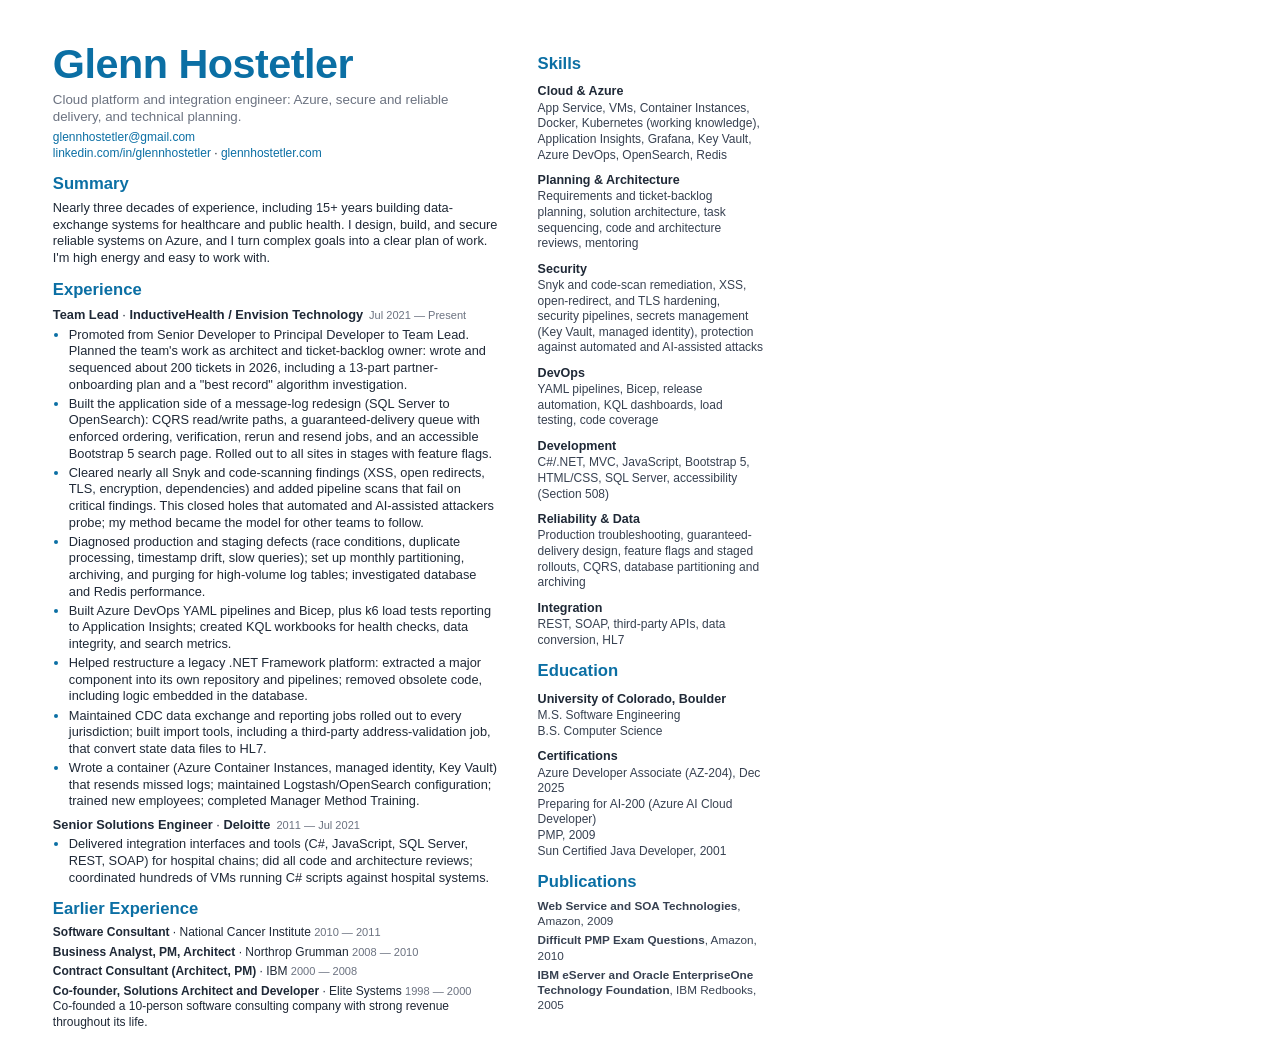
<file: Resume/Glenn_Hostetler_Resume_Designed.html>
<!doctype html>
<html lang="en">
<head>
<meta charset="utf-8">
<title>Glenn Hostetler - Resume</title>
<style>
  @page { size: 8.5in 11in; margin: 0; }
  :root { --accent: #0b6fa4; --ink: #1f2937; --muted: #6b7280; }
  * { box-sizing: border-box; }
  html, body { margin: 0; padding: 0; }
  body { font-family: "Segoe UI", Calibri, Arial, sans-serif; color: var(--ink); font-size: 9.6pt; line-height: 1.3; }
  .page { width: 8.5in; height: 11in; padding: 0.45in 0.55in; display: grid; grid-template-columns: 1fr 2.35in; column-gap: 0.4in; overflow: hidden; }
  h1 { margin: 0; font-size: 31pt; line-height: 1.05; color: var(--accent); font-weight: 700; letter-spacing: -0.5px; }
  .tag { margin: 4px 0 0; color: var(--muted); font-size: 10pt; max-width: 4.4in; }
  .links { margin: 5px 0 0; font-size: 9pt; }
  .links a { color: var(--accent); text-decoration: none; }
  h2 { margin: 12px 0 5px; font-size: 12.5pt; color: var(--accent); font-weight: 600; }
  .side h2:first-child { margin-top: 0; }
  .job { margin: 7px 0 3px; }
  .job .role { font-weight: 600; }
  .job .org { font-weight: 700; }
  .job .dates { color: var(--muted); font-size: 8.3pt; margin-left: 6px; white-space: nowrap; }
  ul { margin: 2px 0 4px; padding-left: 16px; }
  li { margin: 0 0 2.5px; }
  li::marker { color: var(--accent); }
  .side { padding-top: 0.1in; }
  .side h3 { margin: 9px 0 1px; font-size: 9.4pt; font-weight: 700; }
  .side p { margin: 0; font-size: 9pt; color: #374151; }
  .earlier p { margin: 0 0 4px; font-size: 9pt; }
  .earlier .dates { color: var(--muted); font-size: 8.3pt; }
  .pub p { margin: 0 0 4px; font-size: 8.8pt; }
</style>
</head>
<body>
<div class="page">

  <div class="main">
    <h1>Glenn Hostetler</h1>
    <p class="tag">Cloud platform and integration engineer: Azure, secure and reliable delivery, and technical planning.</p>
    <p class="links"><a href="mailto:glennhostetler@gmail.com">glennhostetler@gmail.com</a><br><a href="https://www.linkedin.com/in/glennhostetler/">linkedin.com/in/glennhostetler</a> &middot; <a href="https://glennhostetler.com">glennhostetler.com</a></p>

    <h2>Summary</h2>
    <p style="margin:0">Nearly three decades of experience, including 15+ years building data-exchange systems for healthcare and public health. I design, build, and secure reliable systems on Azure, and I turn complex goals into a clear plan of work. I'm high energy and easy to work with.</p>

    <h2>Experience</h2>

    <div class="job"><span class="role">Team Lead</span> &middot; <span class="org">InductiveHealth / Envision Technology</span><span class="dates">Jul 2021 &mdash; Present</span></div>
    <ul>
      <li>Promoted from Senior Developer to Principal Developer to Team Lead. Planned the team's work as architect and ticket-backlog owner: wrote and sequenced about 200 tickets in 2026, including a 13-part partner-onboarding plan and a "best record" algorithm investigation.</li>
      <li>Built the application side of a message-log redesign (SQL Server to OpenSearch): CQRS read/write paths, a guaranteed-delivery queue with enforced ordering, verification, rerun and resend jobs, and an accessible Bootstrap 5 search page. Rolled out to all sites in stages with feature flags.</li>
      <li>Cleared nearly all Snyk and code-scanning findings (XSS, open redirects, TLS, encryption, dependencies) and added pipeline scans that fail on critical findings. This closed holes that automated and AI-assisted attackers probe; my method became the model for other teams to follow.</li>
      <li>Diagnosed production and staging defects (race conditions, duplicate processing, timestamp drift, slow queries); set up monthly partitioning, archiving, and purging for high-volume log tables; investigated database and Redis performance.</li>
      <li>Built Azure DevOps YAML pipelines and Bicep, plus k6 load tests reporting to Application Insights; created KQL workbooks for health checks, data integrity, and search metrics.</li>
      <li>Helped restructure a legacy .NET Framework platform: extracted a major component into its own repository and pipelines; removed obsolete code, including logic embedded in the database.</li>
      <li>Maintained CDC data exchange and reporting jobs rolled out to every jurisdiction; built import tools, including a third-party address-validation job, that convert state data files to HL7.</li>
      <li>Wrote a container (Azure Container Instances, managed identity, Key Vault) that resends missed logs; maintained Logstash/OpenSearch configuration; trained new employees; completed Manager Method Training.</li>
    </ul>

    <div class="job"><span class="role">Senior Solutions Engineer</span> &middot; <span class="org">Deloitte</span><span class="dates">2011 &mdash; Jul 2021</span></div>
    <ul>
      <li>Delivered integration interfaces and tools (C#, JavaScript, SQL Server, REST, SOAP) for hospital chains; did all code and architecture reviews; coordinated hundreds of VMs running C# scripts against hospital systems.</li>
    </ul>

    <h2>Earlier Experience</h2>
    <div class="earlier">
      <p><strong>Software Consultant</strong> &middot; National Cancer Institute <span class="dates">2010 &mdash; 2011</span></p>
      <p><strong>Business Analyst, PM, Architect</strong> &middot; Northrop Grumman <span class="dates">2008 &mdash; 2010</span></p>
      <p><strong>Contract Consultant (Architect, PM)</strong> &middot; IBM <span class="dates">2000 &mdash; 2008</span></p>
      <p><strong>Co-founder, Solutions Architect and Developer</strong> &middot; Elite Systems <span class="dates">1998 &mdash; 2000</span><br>Co-founded a 10-person software consulting company with strong revenue throughout its life.</p>
    </div>
  </div>

  <div class="side">
    <h2>Skills</h2>
    <h3>Cloud &amp; Azure</h3>
    <p>App Service, VMs, Container Instances, Docker, Kubernetes (working knowledge), Application Insights, Grafana, Key Vault, Azure DevOps, OpenSearch, Redis</p>
    <h3>Planning &amp; Architecture</h3>
    <p>Requirements and ticket-backlog planning, solution architecture, task sequencing, code and architecture reviews, mentoring</p>
    <h3>Security</h3>
    <p>Snyk and code-scan remediation, XSS, open-redirect, and TLS hardening, security pipelines, secrets management (Key Vault, managed identity), protection against automated and AI-assisted attacks</p>
    <h3>DevOps</h3>
    <p>YAML pipelines, Bicep, release automation, KQL dashboards, load testing, code coverage</p>
    <h3>Development</h3>
    <p>C#/.NET, MVC, JavaScript, Bootstrap 5, HTML/CSS, SQL Server, accessibility (Section 508)</p>
    <h3>Reliability &amp; Data</h3>
    <p>Production troubleshooting, guaranteed-delivery design, feature flags and staged rollouts, CQRS, database partitioning and archiving</p>
    <h3>Integration</h3>
    <p>REST, SOAP, third-party APIs, data conversion, HL7</p>

    <h2>Education</h2>
    <h3>University of Colorado, Boulder</h3>
    <p>M.S. Software Engineering<br>B.S. Computer Science</p>
    <h3>Certifications</h3>
    <p>Azure Developer Associate (AZ-204), Dec 2025<br>Preparing for AI-200 (Azure AI Cloud Developer)<br>PMP, 2009<br>Sun Certified Java Developer, 2001</p>

    <h2>Publications</h2>
    <div class="pub">
      <p><strong>Web Service and SOA Technologies</strong>, Amazon, 2009</p>
      <p><strong>Difficult PMP Exam Questions</strong>, Amazon, 2010</p>
      <p><strong>IBM eServer and Oracle EnterpriseOne Technology Foundation</strong>, IBM Redbooks, 2005</p>
    </div>
  </div>

</div>
</body>
</html>
</file>
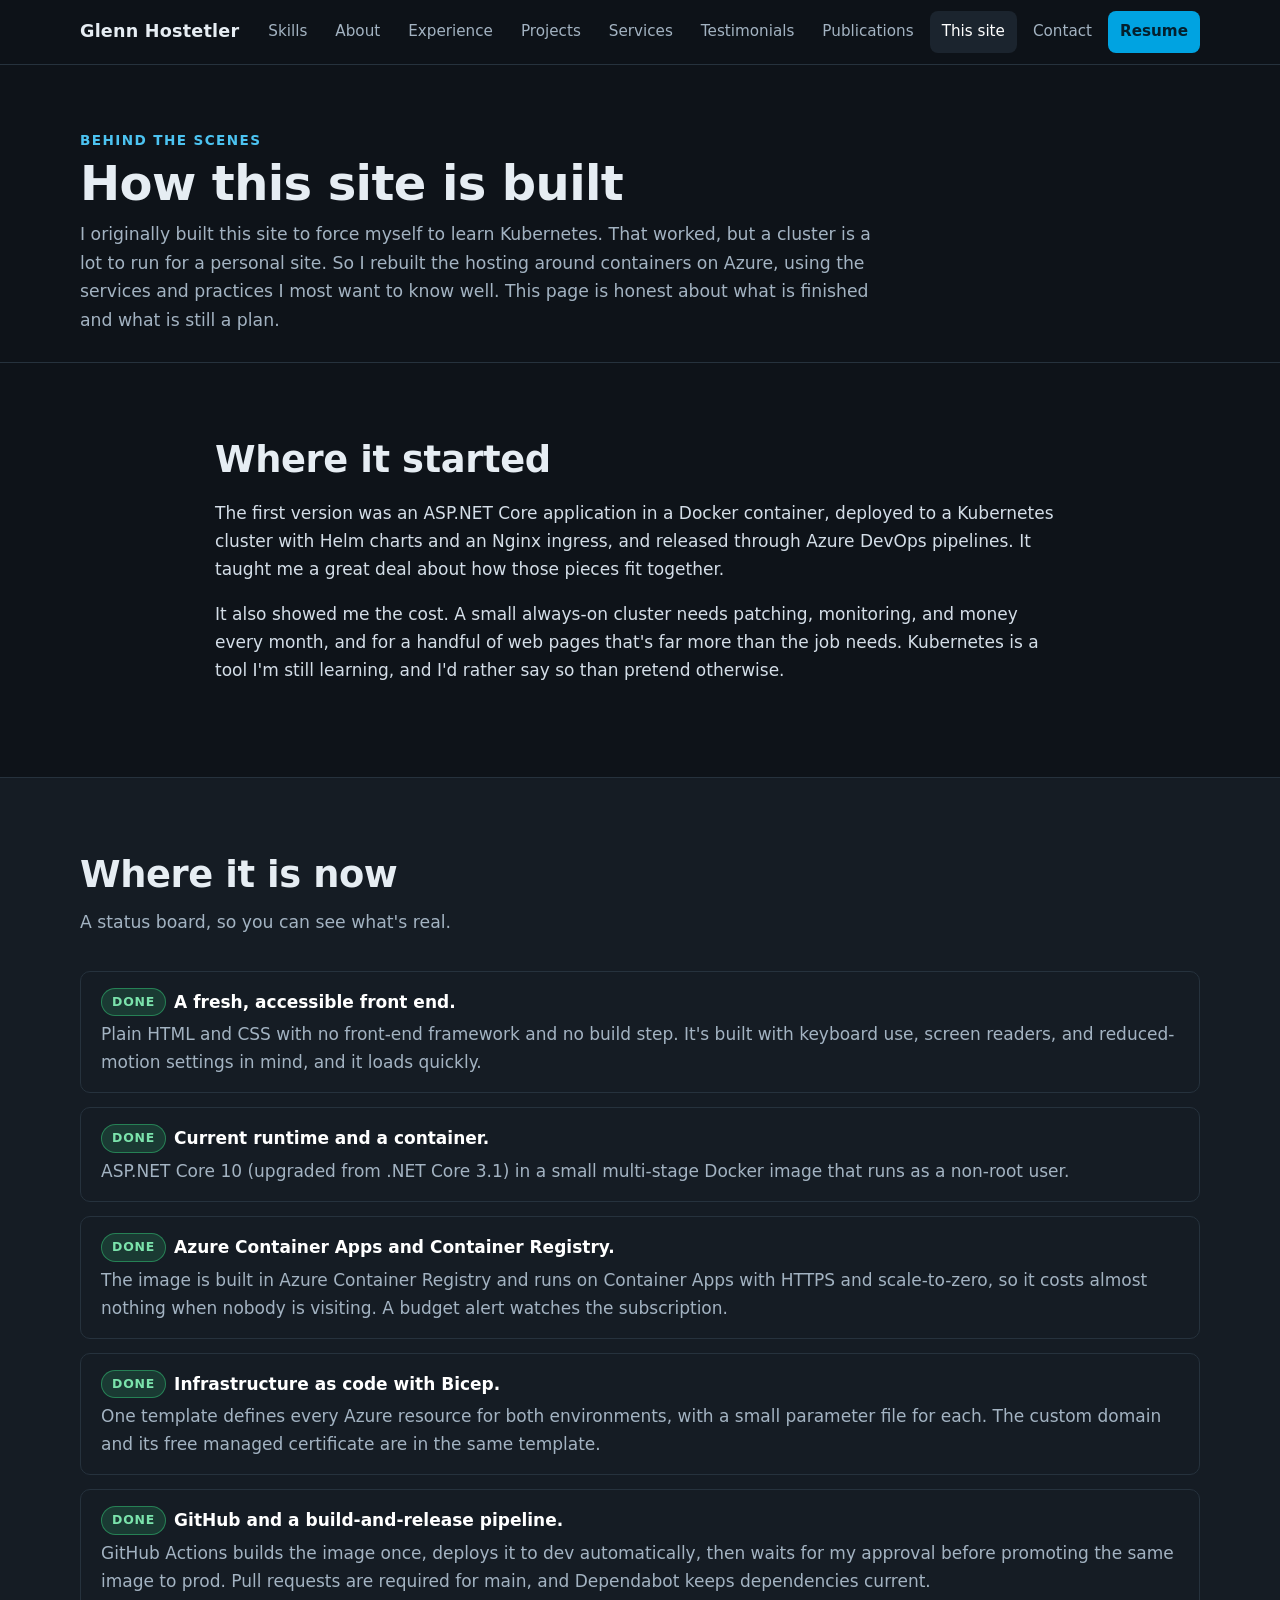
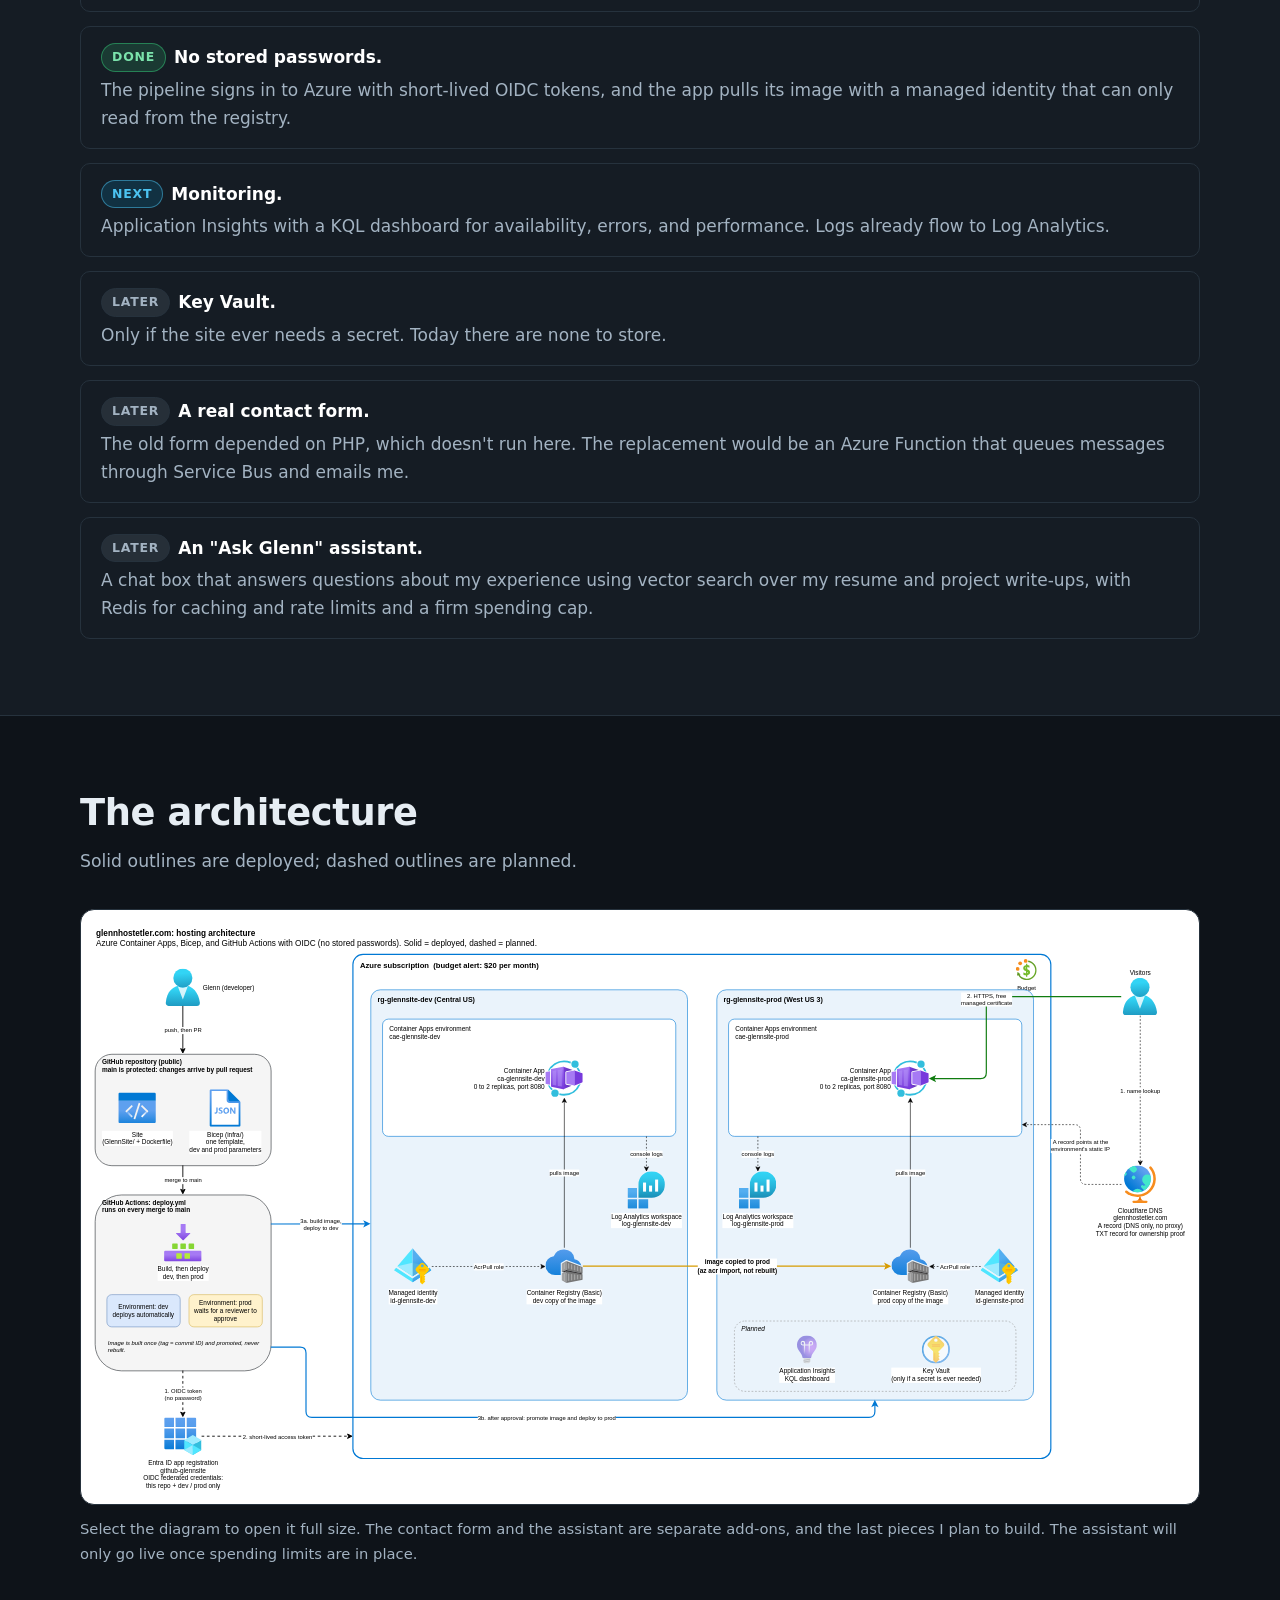
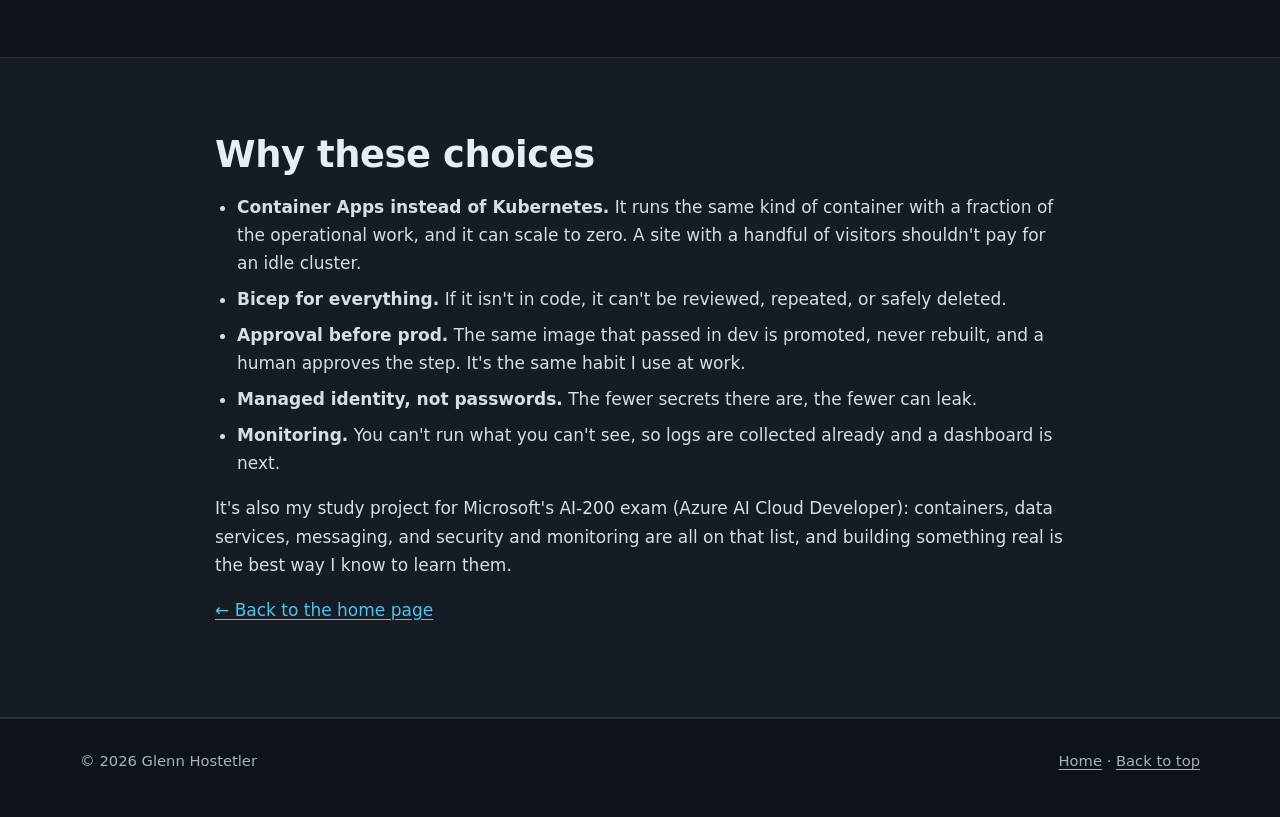
<file: GlennSite/wwwroot/how-this-site-works.html>
<!DOCTYPE html>
<html lang="en">
<head>
  <meta charset="utf-8">
  <meta name="viewport" content="width=device-width, initial-scale=1">
  <title>How this site is built | Glenn Hostetler</title>
  <meta name="description" content="How Glenn Hostetler's site is built, and how it runs as a container on Azure with infrastructure as code, a GitHub Actions pipeline, and monitoring.">
  <meta name="theme-color" content="#0e1319">
  <link rel="shortcut icon" href="img/favicon.ico" type="image/x-icon">
  <link rel="stylesheet" href="css/glenn.css">
  <script>document.documentElement.className = 'js';</script>
</head>
<body>
  <a class="skip-link" href="#main">Skip to main content</a>

  <header class="site-header">
    <div class="wrap">
      <a class="brand" href="index.html">Glenn Hostetler</a>
      <button class="nav-toggle" type="button" aria-expanded="false" aria-controls="site-nav">Menu</button>
      <nav class="site-nav" id="site-nav" aria-label="Main">
        <ul>
          <li><a href="index.html#skills">Skills</a></li>
          <li><a href="index.html#about">About</a></li>
          <li><a href="index.html#experience">Experience</a></li>
          <li><a href="index.html#projects">Projects</a></li>
          <li><a href="index.html#services">Services</a></li>
          <li><a href="index.html#testimonials">Testimonials</a></li>
          <li><a href="index.html#publications">Publications</a></li>
          <li><a href="how-this-site-works.html" aria-current="page">This site</a></li>
          <li><a href="index.html#contact">Contact</a></li>
          <li><a class="nav-cta" href="files/Glenn_Hostetler_Resume_Designed.pdf">Resume</a></li>
        </ul>
      </nav>
    </div>
  </header>

  <main id="main">
    <div class="page-head">
      <div class="wrap">
        <p class="eyebrow">Behind the scenes</p>
        <h1>How this site is built</h1>
        <p class="lede">I originally built this site to force myself to learn Kubernetes. That worked, but a cluster is a lot to run for a personal site. So I rebuilt the hosting around containers on Azure, using the services and practices I most want to know well. This page is honest about what is finished and what is still a plan.</p>
      </div>
    </div>

    <section>
      <div class="wrap prose">
        <h2>Where it started</h2>
        <p>The first version was an ASP.NET Core application in a Docker container, deployed to a Kubernetes cluster with Helm charts and an Nginx ingress, and released through Azure DevOps pipelines. It taught me a great deal about how those pieces fit together.</p>
        <p>It also showed me the cost. A small always-on cluster needs patching, monitoring, and money every month, and for a handful of web pages that's far more than the job needs. Kubernetes is a tool I'm still learning, and I'd rather say so than pretend otherwise.</p>
      </div>
    </section>

    <section class="alt">
      <div class="wrap">
        <h2>Where it is now</h2>
        <p class="lede">A status board, so you can see what's real.</p>
        <ul class="steps">
          <li><span class="status done">Done</span><strong>A fresh, accessible front end.</strong>
            <p>Plain HTML and CSS with no front-end framework and no build step. It's built with keyboard use, screen readers, and reduced-motion settings in mind, and it loads quickly.</p></li>
          <li><span class="status done">Done</span><strong>Current runtime and a container.</strong>
            <p>ASP.NET Core 10 (upgraded from .NET Core 3.1) in a small multi-stage Docker image that runs as a non-root user.</p></li>
          <li><span class="status done">Done</span><strong>Azure Container Apps and Container Registry.</strong>
            <p>The image is built in Azure Container Registry and runs on Container Apps with HTTPS and scale-to-zero, so it costs almost nothing when nobody is visiting. A budget alert watches the subscription.</p></li>
          <li><span class="status done">Done</span><strong>Infrastructure as code with Bicep.</strong>
            <p>One template defines every Azure resource for both environments, with a small parameter file for each. The custom domain and its free managed certificate are in the same template.</p></li>
          <li><span class="status done">Done</span><strong>GitHub and a build-and-release pipeline.</strong>
            <p>GitHub Actions builds the image once, deploys it to dev automatically, then waits for my approval before promoting the same image to prod. Pull requests are required for main, and Dependabot keeps dependencies current.</p></li>
          <li><span class="status done">Done</span><strong>No stored passwords.</strong>
            <p>The pipeline signs in to Azure with short-lived OIDC tokens, and the app pulls its image with a managed identity that can only read from the registry.</p></li>
          <li><span class="status next">Next</span><strong>Monitoring.</strong>
            <p>Application Insights with a KQL dashboard for availability, errors, and performance. Logs already flow to Log Analytics.</p></li>
          <li><span class="status later">Later</span><strong>Key Vault.</strong>
            <p>Only if the site ever needs a secret. Today there are none to store.</p></li>
          <li><span class="status later">Later</span><strong>A real contact form.</strong>
            <p>The old form depended on PHP, which doesn't run here. The replacement would be an Azure Function that queues messages through Service Bus and emails me.</p></li>
          <li><span class="status later">Later</span><strong>An "Ask Glenn" assistant.</strong>
            <p>A chat box that answers questions about my experience using vector search over my resume and project write-ups, with Redis for caching and rate limits and a firm spending cap.</p></li>
        </ul>
      </div>
    </section>

    <section>
      <div class="wrap">
        <h2>The architecture</h2>
        <p class="lede">Solid outlines are deployed; dashed outlines are planned.</p>
        <div class="diagram light">
          <a href="img/architecture.svg"><img src="img/architecture.svg" width="1879" height="986" alt="Architecture diagram. A developer's pull request is merged to main in a public GitHub repository, which starts a GitHub Actions pipeline. The pipeline signs in to Azure through Microsoft Entra ID with an OIDC token, builds the image in the dev Azure Container Registry, and deploys with Bicep to the dev resource group in Central US. After a reviewer approves, the same image is copied to the prod registry and deployed to the prod resource group in West US 3. Each resource group has a registry, a managed identity with pull access, a Container Apps environment running the app, and a Log Analytics workspace. Visitors reach the prod app over HTTPS through Cloudflare DNS with a free managed certificate. Application Insights and Key Vault are planned."></a>
        </div>
        <p class="legend">Select the diagram to open it full size. The contact form and the assistant are separate add-ons, and the last pieces I plan to build. The assistant will only go live once spending limits are in place.</p>
      </div>
    </section>

    <section class="alt">
      <div class="wrap prose">
        <h2>Why these choices</h2>
        <ul>
          <li><strong>Container Apps instead of Kubernetes.</strong> It runs the same kind of container with a fraction of the operational work, and it can scale to zero. A site with a handful of visitors shouldn't pay for an idle cluster.</li>
          <li><strong>Bicep for everything.</strong> If it isn't in code, it can't be reviewed, repeated, or safely deleted.</li>
          <li><strong>Approval before prod.</strong> The same image that passed in dev is promoted, never rebuilt, and a human approves the step. It's the same habit I use at work.</li>
          <li><strong>Managed identity, not passwords.</strong> The fewer secrets there are, the fewer can leak.</li>
          <li><strong>Monitoring.</strong> You can't run what you can't see, so logs are collected already and a dashboard is next.</li>
        </ul>
        <p>It's also my study project for Microsoft's AI-200 exam (Azure AI Cloud Developer): containers, data services, messaging, and security and monitoring are all on that list, and building something real is the best way I know to learn them.</p>
        <p><a href="index.html">&larr; Back to the home page</a></p>
      </div>
    </section>
  </main>

  <footer class="site-footer">
    <div class="wrap">
      <span>&copy; 2026 Glenn Hostetler</span>
      <span><a href="index.html">Home</a> &middot; <a href="#main">Back to top</a></span>
    </div>
  </footer>

  <script src="js/glenn.js"></script>
</body>
</html>
</file>
<file: GlennSite/wwwroot/css/glenn.css>
/* Glenn Hostetler site: plain CSS, no frameworks. */

:root {
  --bg: #0e1319;
  --surface: #151c24;
  --surface-2: #1b242e;
  --border: #26323d;
  --text: #e6edf3;
  --muted: #a3b3c2;
  --accent: #00a3e1;
  --accent-bright: #4cc3f1;
  --on-accent: #04202e;
  --radius: 14px;
  --max: 1120px;
}

* { box-sizing: border-box; }

html { scroll-behavior: smooth; scroll-padding-top: 76px; }

body {
  margin: 0;
  background: var(--bg);
  color: var(--text);
  font: 17px/1.65 system-ui, -apple-system, "Segoe UI", Roboto, "Helvetica Neue", Arial, sans-serif;
  -webkit-font-smoothing: antialiased;
}

img { max-width: 100%; height: auto; }

a { color: var(--accent-bright); text-underline-offset: 3px; }
a:hover { color: #fff; }

:focus-visible { outline: 3px solid var(--accent-bright); outline-offset: 3px; border-radius: 4px; }

.skip-link {
  position: absolute; left: 12px; top: -60px; z-index: 100;
  background: var(--accent); color: var(--on-accent); padding: 10px 16px; border-radius: 8px; font-weight: 700;
}
.skip-link:focus { top: 12px; }

.wrap { width: min(var(--max), 100% - 40px); margin-inline: auto; }

/* ---------- Header ---------- */
.site-header {
  position: sticky; top: 0; z-index: 50;
  background: rgba(14, 19, 25, 0.88);
  -webkit-backdrop-filter: blur(10px); backdrop-filter: blur(10px);
  border-bottom: 1px solid var(--border);
}
.site-header .wrap { display: flex; align-items: center; justify-content: space-between; gap: 16px; min-height: 64px; }
.brand { font-weight: 700; font-size: 1.1rem; color: var(--text); text-decoration: none; letter-spacing: .2px; }
.brand:hover { color: #fff; }

.nav-toggle {
  display: none; background: none; border: 1px solid var(--border); color: var(--text);
  border-radius: 8px; padding: 8px 12px; font: inherit; cursor: pointer;
}

.site-nav ul { list-style: none; display: flex; gap: 4px; margin: 0; padding: 0; align-items: center; }
.site-nav a {
  display: block; padding: 8px 12px; border-radius: 8px; color: var(--muted);
  text-decoration: none; font-size: .95rem;
}
.site-nav a:hover, .site-nav a[aria-current="page"] { color: #fff; background: var(--surface-2); }
.site-nav .nav-cta { color: var(--on-accent); background: var(--accent); font-weight: 700; }
.site-nav .nav-cta:hover { background: var(--accent-bright); color: var(--on-accent); }

@media (max-width: 880px) {
  .nav-toggle { display: inline-block; }
  .site-nav { display: none; position: absolute; left: 0; right: 0; top: 64px; background: var(--bg); border-bottom: 1px solid var(--border); }
  .site-nav.open { display: block; }
  .site-nav ul { flex-direction: column; align-items: stretch; padding: 10px 20px 18px; }
}

/* ---------- Hero ---------- */
.hero {
  position: relative;
  background:
    linear-gradient(180deg, rgba(8, 12, 16, 0.70) 0%, rgba(8, 12, 16, 0.92) 100%),
    url("../img/background/home-bg.jpg") center / cover no-repeat;
  padding: 88px 0 72px;
  border-bottom: 1px solid var(--border);
}
.hero-inner { display: grid; grid-template-columns: 1fr 190px; gap: 48px; align-items: center; }
.hero h1 { margin: 0; font-size: clamp(2.4rem, 6vw, 4rem); line-height: 1.05; letter-spacing: -1px; }
.hero .role { margin: 10px 0 0; font-size: clamp(1.15rem, 2.6vw, 1.5rem); color: var(--accent-bright); font-weight: 600; }
.hero .pitch { margin: 20px 0 0; max-width: 40em; font-size: 1.12rem; color: #d4dee8; }
.hero-photo { width: 190px; height: 190px; border-radius: 50%; object-fit: cover; border: 4px solid var(--accent); box-shadow: 0 10px 40px rgba(0,0,0,.5); }

.chips { list-style: none; display: flex; flex-wrap: wrap; gap: 10px; padding: 0; margin: 26px 0 0; }
.chips li { background: rgba(0, 163, 225, 0.14); border: 1px solid rgba(76, 195, 241, 0.45); color: #dff4fd; padding: 6px 14px; border-radius: 999px; font-size: .95rem; font-weight: 600; }

.actions { display: flex; flex-wrap: wrap; gap: 12px; margin-top: 30px; }
.btn {
  display: inline-block; padding: 12px 22px; border-radius: 10px; font-weight: 700; text-decoration: none;
  border: 2px solid var(--accent); color: var(--accent-bright); background: transparent;
}
.btn:hover { background: rgba(0, 163, 225, .16); color: #fff; }
.btn.primary { background: var(--accent); color: var(--on-accent); }
.btn.primary:hover { background: var(--accent-bright); border-color: var(--accent-bright); color: var(--on-accent); }

.contact-line { margin-top: 22px; color: var(--muted); font-size: .98rem; }
.contact-line a { margin-right: 18px; }

@media (max-width: 760px) {
  .hero { padding: 56px 0 48px; }
  .hero-inner { grid-template-columns: 1fr; gap: 28px; }
  .hero-photo { order: -1; width: 130px; height: 130px; }
}

/* ---------- Sections ---------- */
section { padding: 76px 0; }
section.alt { background: var(--surface); border-block: 1px solid var(--border); }
.eyebrow { margin: 0 0 6px; color: var(--accent-bright); font-size: .85rem; font-weight: 700; letter-spacing: 1.4px; text-transform: uppercase; }
h2 { margin: 0 0 12px; font-size: clamp(1.7rem, 3.6vw, 2.3rem); line-height: 1.15; letter-spacing: -.4px; }
.lede { margin: 0 0 34px; max-width: 46em; color: var(--muted); font-size: 1.08rem; }
h3 { margin: 0 0 6px; font-size: 1.15rem; }

.grid { display: grid; gap: 20px; grid-template-columns: repeat(auto-fit, minmax(300px, 1fr)); }
.card { background: var(--surface); border: 1px solid var(--border); border-radius: var(--radius); padding: 24px; }
section.alt .card { background: var(--bg); }
.card p { margin: 6px 0 0; color: var(--muted); }
.card .tech { margin-top: 12px; color: var(--text); font-size: .95rem; }
.card h3 { color: #fff; }

/* Selected projects */
.grid.projects { grid-template-columns: repeat(auto-fit, minmax(min(100%, 420px), 1fr)); }
.project .tagline { margin: 0 0 4px; color: var(--accent-bright); font-size: .92rem; font-weight: 600; }
.project .label { margin: 16px 0 2px; color: #fff; font-size: .78rem; font-weight: 700; letter-spacing: 1.2px; text-transform: uppercase; }
.project .label + p { margin: 0; color: var(--muted); }

/* About */
.about { display: grid; grid-template-columns: 1.6fr 1fr; gap: 40px; }
.about p { margin: 0 0 16px; color: #d4dee8; }
.facts { background: var(--surface); border: 1px solid var(--border); border-radius: var(--radius); padding: 22px 24px; align-self: start; }
.facts dl { margin: 0; }
.facts dt { color: var(--accent-bright); font-size: .8rem; font-weight: 700; letter-spacing: 1.2px; text-transform: uppercase; margin-top: 14px; }
.facts dt:first-child { margin-top: 0; }
.facts dd { margin: 2px 0 0; color: var(--text); }
@media (max-width: 820px) { .about { grid-template-columns: 1fr; } }

/* Recent work */
.work { list-style: none; margin: 0; padding: 0; display: grid; gap: 16px; }
.work li { background: var(--surface); border: 1px solid var(--border); border-left: 4px solid var(--accent); border-radius: 10px; padding: 18px 22px; }
.work strong { color: #fff; display: block; margin-bottom: 2px; }
.work span { color: var(--muted); }

.roles { margin-top: 38px; }
.roles h3 { margin-bottom: 12px; }
.roles ul { list-style: none; margin: 0; padding: 0; }
.roles li { display: flex; flex-wrap: wrap; justify-content: space-between; gap: 4px 16px; padding: 12px 0; border-top: 1px solid var(--border); }
.roles li:last-child { border-bottom: 1px solid var(--border); }
.roles .when { color: var(--muted); white-space: nowrap; }
.roles .what { color: var(--muted); flex-basis: 100%; font-size: .96rem; }

/* Organizations: a slow, continuous right-to-left strip (two copies of the list, shifted by half) */
.logo-marquee {
  overflow: hidden;
  -webkit-mask-image: linear-gradient(90deg, transparent, #000 5%, #000 95%, transparent);
  mask-image: linear-gradient(90deg, transparent, #000 5%, #000 95%, transparent);
}
.logo-track { display: flex; width: max-content; animation: marquee 70s linear infinite; }
.logo-marquee:hover .logo-track,
.logo-marquee:focus-within .logo-track,
.logo-marquee.paused .logo-track { animation-play-state: paused; }
@keyframes marquee { from { transform: translateX(0); } to { transform: translateX(-50%); } }
.logos { list-style: none; display: flex; margin: 0; padding: 0; }
.logos li { flex: none; width: 104px; height: 104px; margin-right: 16px; background: #fff; border-radius: 12px; padding: 6px; display: flex; align-items: center; justify-content: center; }
.logos img { width: 100%; height: 100%; object-fit: contain; border-radius: 8px; }
.marquee-controls { display: none; margin-top: 16px; }
.js .marquee-controls { display: block; }
.marquee-controls button { background: var(--surface); color: var(--text); border: 1px solid var(--border); border-radius: 8px; padding: 6px 14px; font: inherit; font-size: .92rem; cursor: pointer; }
.marquee-controls button:hover { border-color: var(--accent); }

/* Testimonials: two at a time on wide screens, sliding right to left */
.quotes { --per: 2; }
@media (max-width: 760px) { .quotes { --per: 1; } }
.quotes-viewport { overflow: hidden; margin: 0 -10px; }
.js .quotes-track { display: flex; transition: transform .8s ease; }
.quote { margin: 0; padding: 0 10px; }
.js .quote { flex: 0 0 calc(100% / var(--per)); }
.quote-card { height: 100%; background: var(--surface); border: 1px solid var(--border); border-left: 4px solid var(--accent); border-radius: var(--radius); padding: 24px 26px; display: flex; flex-direction: column; justify-content: space-between; gap: 16px; }
.quote blockquote { margin: 0; font-size: 1.12rem; line-height: 1.5; color: #fff; }
.quote blockquote p { margin: 0; }
.quote figcaption { color: var(--muted); font-size: .95rem; }
.quote figcaption strong { color: var(--text); }
.quote-controls { display: none; align-items: center; gap: 10px; margin-top: 26px; }
.js .quote-controls { display: flex; }
.quote-controls button {
  background: var(--surface); color: var(--text); border: 1px solid var(--border); border-radius: 8px;
  padding: 8px 14px; font: inherit; cursor: pointer;
}
.quote-controls button:hover { border-color: var(--accent); }
.quote-count { color: var(--muted); font-variant-numeric: tabular-nums; margin-left: 6px; }

/* Publications */
.books { display: grid; gap: 28px; grid-template-columns: repeat(auto-fit, minmax(min(100%, 330px), 1fr)); }
.book { display: flex; gap: 18px; align-items: flex-start; }
.book img { width: 108px; border-radius: 6px; box-shadow: 0 8px 24px rgba(0,0,0,.45); flex: none; }
.book h3 { margin-bottom: 4px; }
.book .meta { color: var(--accent-bright); font-size: .88rem; font-weight: 600; margin-bottom: 6px; }
.book p { margin: 0; color: var(--muted); font-size: .98rem; }

/* How-this-site-works teaser + page */
.callout { background: linear-gradient(135deg, rgba(0,163,225,.16), rgba(0,163,225,.04)); border: 1px solid rgba(76,195,241,.4); border-radius: var(--radius); padding: 30px; display: flex; flex-wrap: wrap; align-items: center; justify-content: space-between; gap: 20px; }
.callout p { margin: 0; max-width: 40em; color: #d4dee8; }

.page-head { padding: 64px 0 28px; border-bottom: 1px solid var(--border); }
.page-head h1 { margin: 0 0 10px; font-size: clamp(2rem, 5vw, 3rem); line-height: 1.1; letter-spacing: -.6px; }
.page-head .lede { margin: 0; }
.prose { max-width: 50em; }
.prose p, .prose li { color: #d4dee8; }
.prose h2 { margin-top: 0; }
.prose ul { padding-left: 22px; }
.prose li { margin-bottom: 8px; }

.status { display: inline-block; font-size: .78rem; font-weight: 700; letter-spacing: .8px; text-transform: uppercase; padding: 3px 10px; border-radius: 999px; margin-right: 8px; vertical-align: 2px; }
.status.done { background: rgba(52, 199, 120, .18); color: #7be3ac; border: 1px solid rgba(52,199,120,.5); }
.status.next { background: rgba(0,163,225,.16); color: var(--accent-bright); border: 1px solid rgba(76,195,241,.5); }
.status.later { background: rgba(163,179,194,.12); color: var(--muted); border: 1px solid var(--border); }

.steps { list-style: none; padding: 0; margin: 0; display: grid; gap: 14px; }
.steps li { background: var(--surface); border: 1px solid var(--border); border-radius: 10px; padding: 16px 20px; }
.steps strong { color: #fff; }
.steps p { margin: 4px 0 0; color: var(--muted); }

.diagram { background: var(--surface); border: 1px solid var(--border); border-radius: var(--radius); padding: 16px; }
.diagram svg { width: 100%; height: auto; display: block; }
.diagram .box { fill: var(--bg); stroke: var(--accent); stroke-width: 2; }
.diagram .box.planned { stroke-dasharray: 6 5; stroke: var(--muted); }
.diagram text { fill: var(--text); font: 600 15px system-ui, "Segoe UI", sans-serif; }
.diagram text.sub { fill: var(--muted); font-weight: 400; font-size: 12.5px; }
.diagram .arrow { stroke: var(--muted); stroke-width: 2; fill: none; marker-end: url(#head); }
.legend { margin-top: 12px; color: var(--muted); font-size: .92rem; }

/* Contact */
.contact-cards { display: grid; gap: 20px; grid-template-columns: repeat(auto-fit, minmax(240px, 1fr)); }
.contact-cards .card h3 { margin-bottom: 4px; }
.contact-cards .card p { margin: 0; }
.contact-cards a { font-weight: 600; word-break: break-word; }

/* Footer */
.site-footer { border-top: 1px solid var(--border); padding: 30px 0 44px; color: var(--muted); font-size: .92rem; }
.site-footer .wrap { display: flex; flex-wrap: wrap; justify-content: space-between; gap: 10px 24px; }
.site-footer a { color: var(--muted); }
.site-footer a:hover { color: #fff; }

/* Expandable career history */
.roles details { border-top: 1px solid var(--border); }
.roles details:last-child { border-bottom: 1px solid var(--border); }
.roles summary { list-style: none; cursor: pointer; display: flex; flex-wrap: wrap; justify-content: space-between; align-items: baseline; gap: 4px 16px; padding: 14px 0 14px 28px; position: relative; }
.roles summary::-webkit-details-marker { display: none; }
.roles summary::before { content: "\25B8"; position: absolute; left: 4px; top: 14px; color: var(--accent-bright); transition: transform .2s ease; }
.roles details[open] summary::before { transform: rotate(90deg); }
.roles summary:hover { background: var(--surface); }
.role-body { padding: 4px 0 18px 28px; color: var(--muted); }
.role-body p { margin: 0 0 10px; }
.role-body ul { margin: 0 0 6px; padding-left: 20px; }
.role-body li, .role-body li:last-child { margin-bottom: 6px; display: list-item; border: 0; padding: 0; }
.role-note { font-size: .92rem; color: var(--muted); margin-top: 12px; }
.plain-role { display: flex; flex-wrap: wrap; justify-content: space-between; gap: 4px 16px; padding: 14px 0 14px 28px; border-top: 1px solid var(--border); }
.roles .when { color: var(--muted); white-space: nowrap; }

@media (prefers-reduced-motion: reduce) {
  html { scroll-behavior: auto; }
  .js .quotes-track { transition: none; }
  .logo-track { animation: none; width: auto; flex-wrap: wrap; }
  .logo-track .logos { flex-wrap: wrap; }
  .logo-track .logos[aria-hidden="true"] { display: none; }
  .logo-marquee { -webkit-mask-image: none; mask-image: none; }
  .marquee-controls { display: none !important; }
}
.diagram.light { background: #ffffff; padding: 8px; }
.diagram.light img { width: 100%; height: auto; display: block; }
</file>
